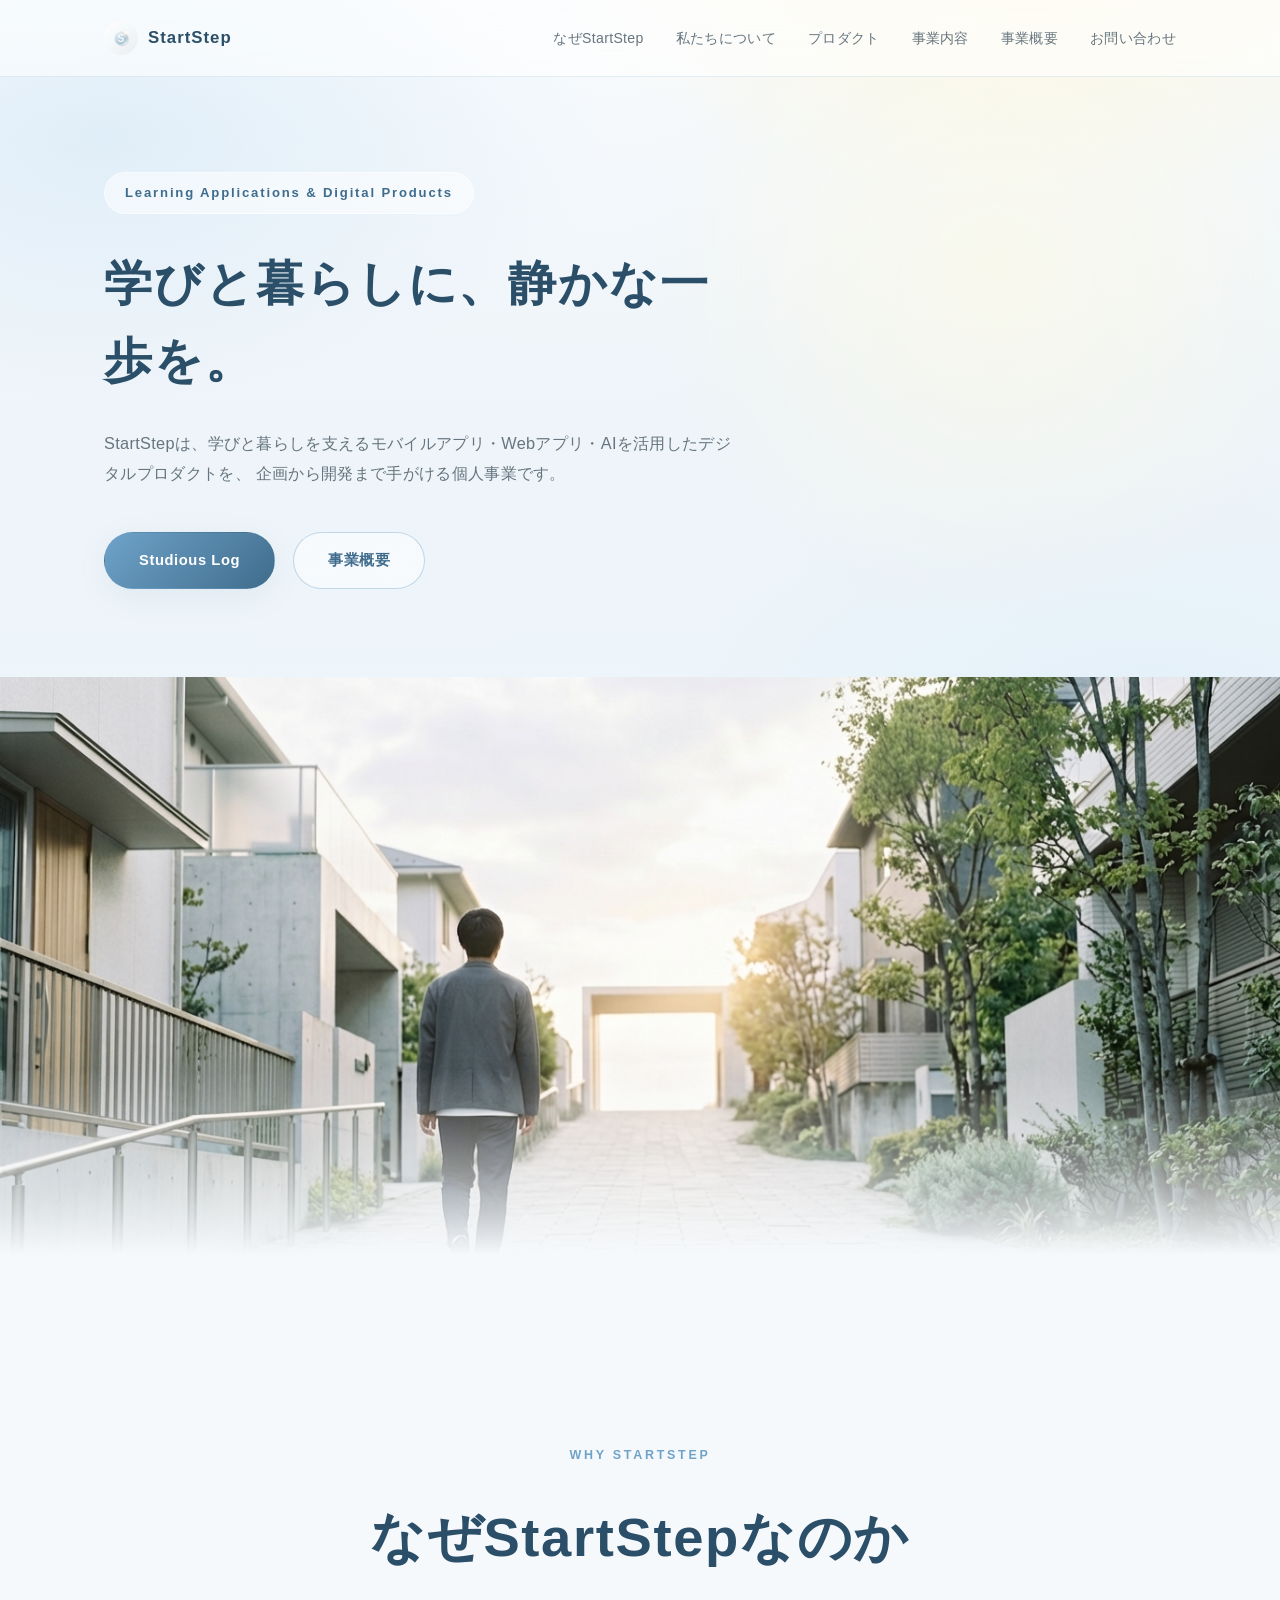
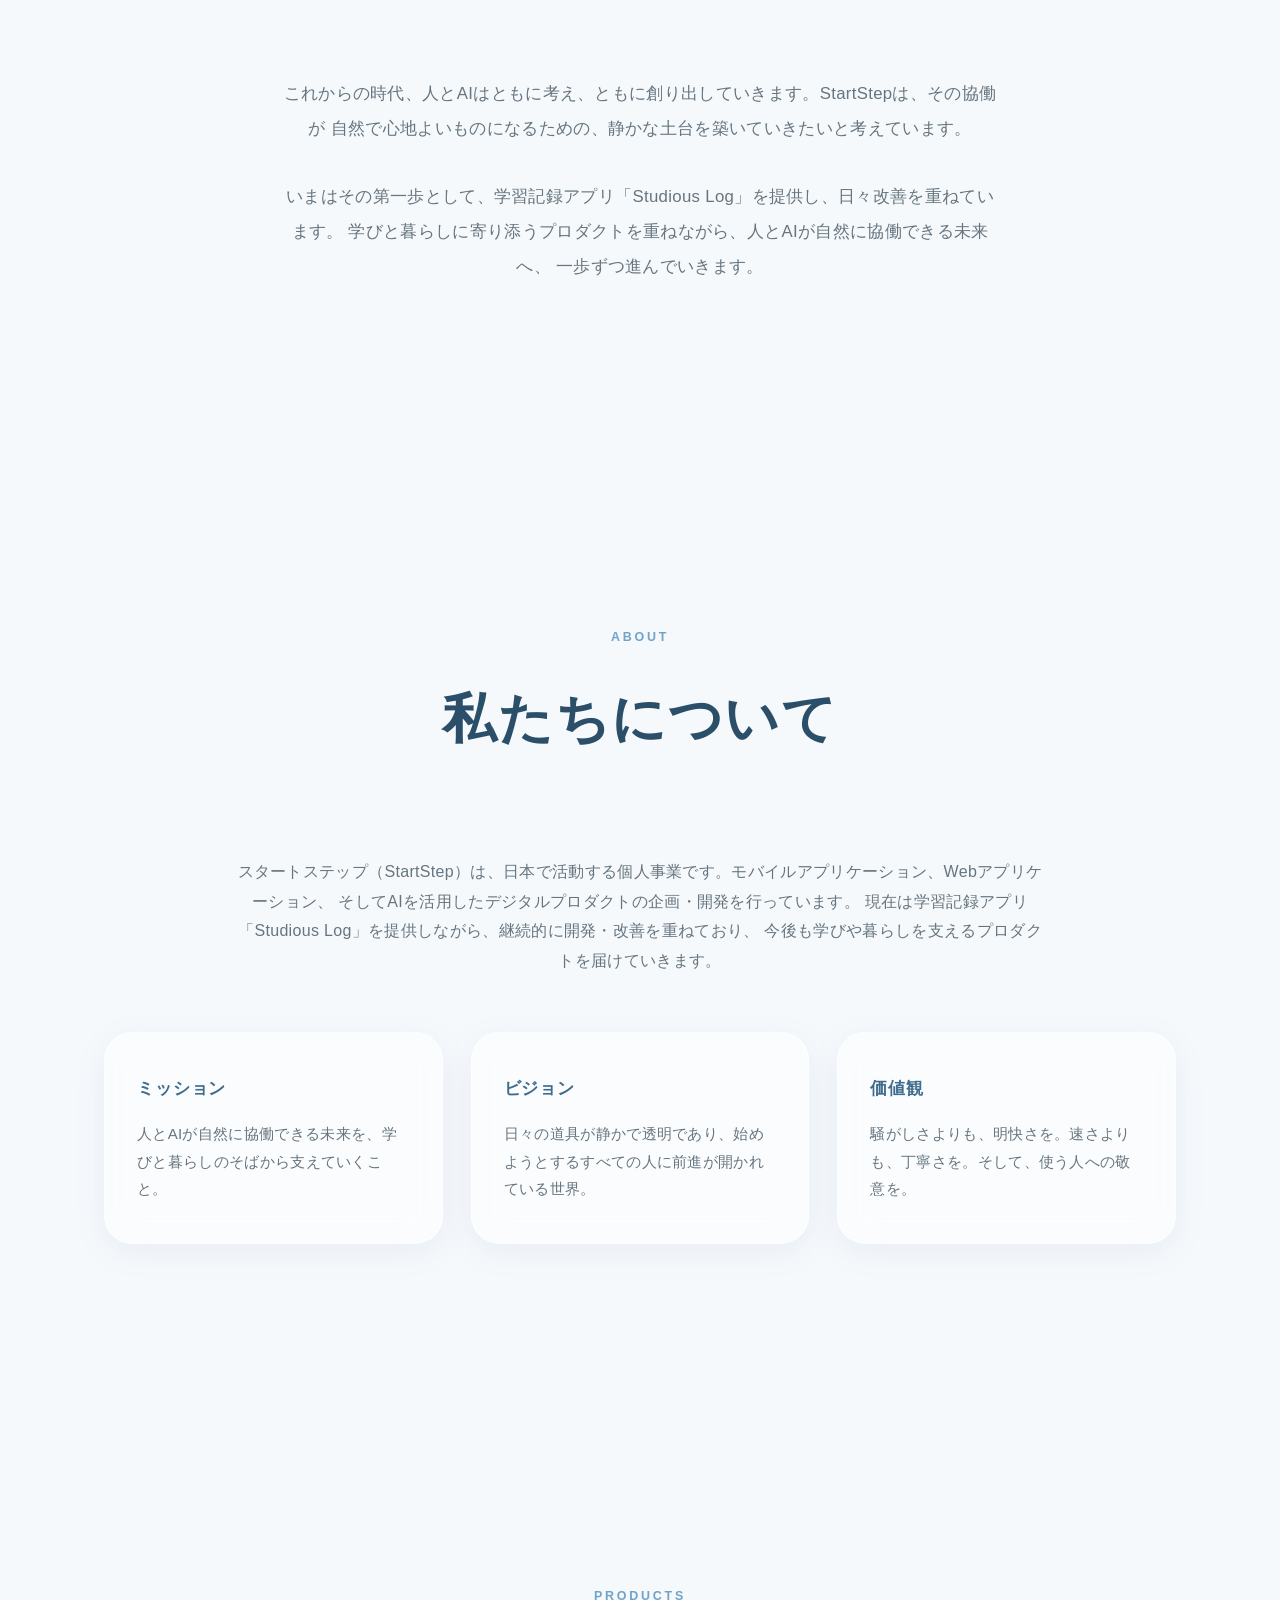
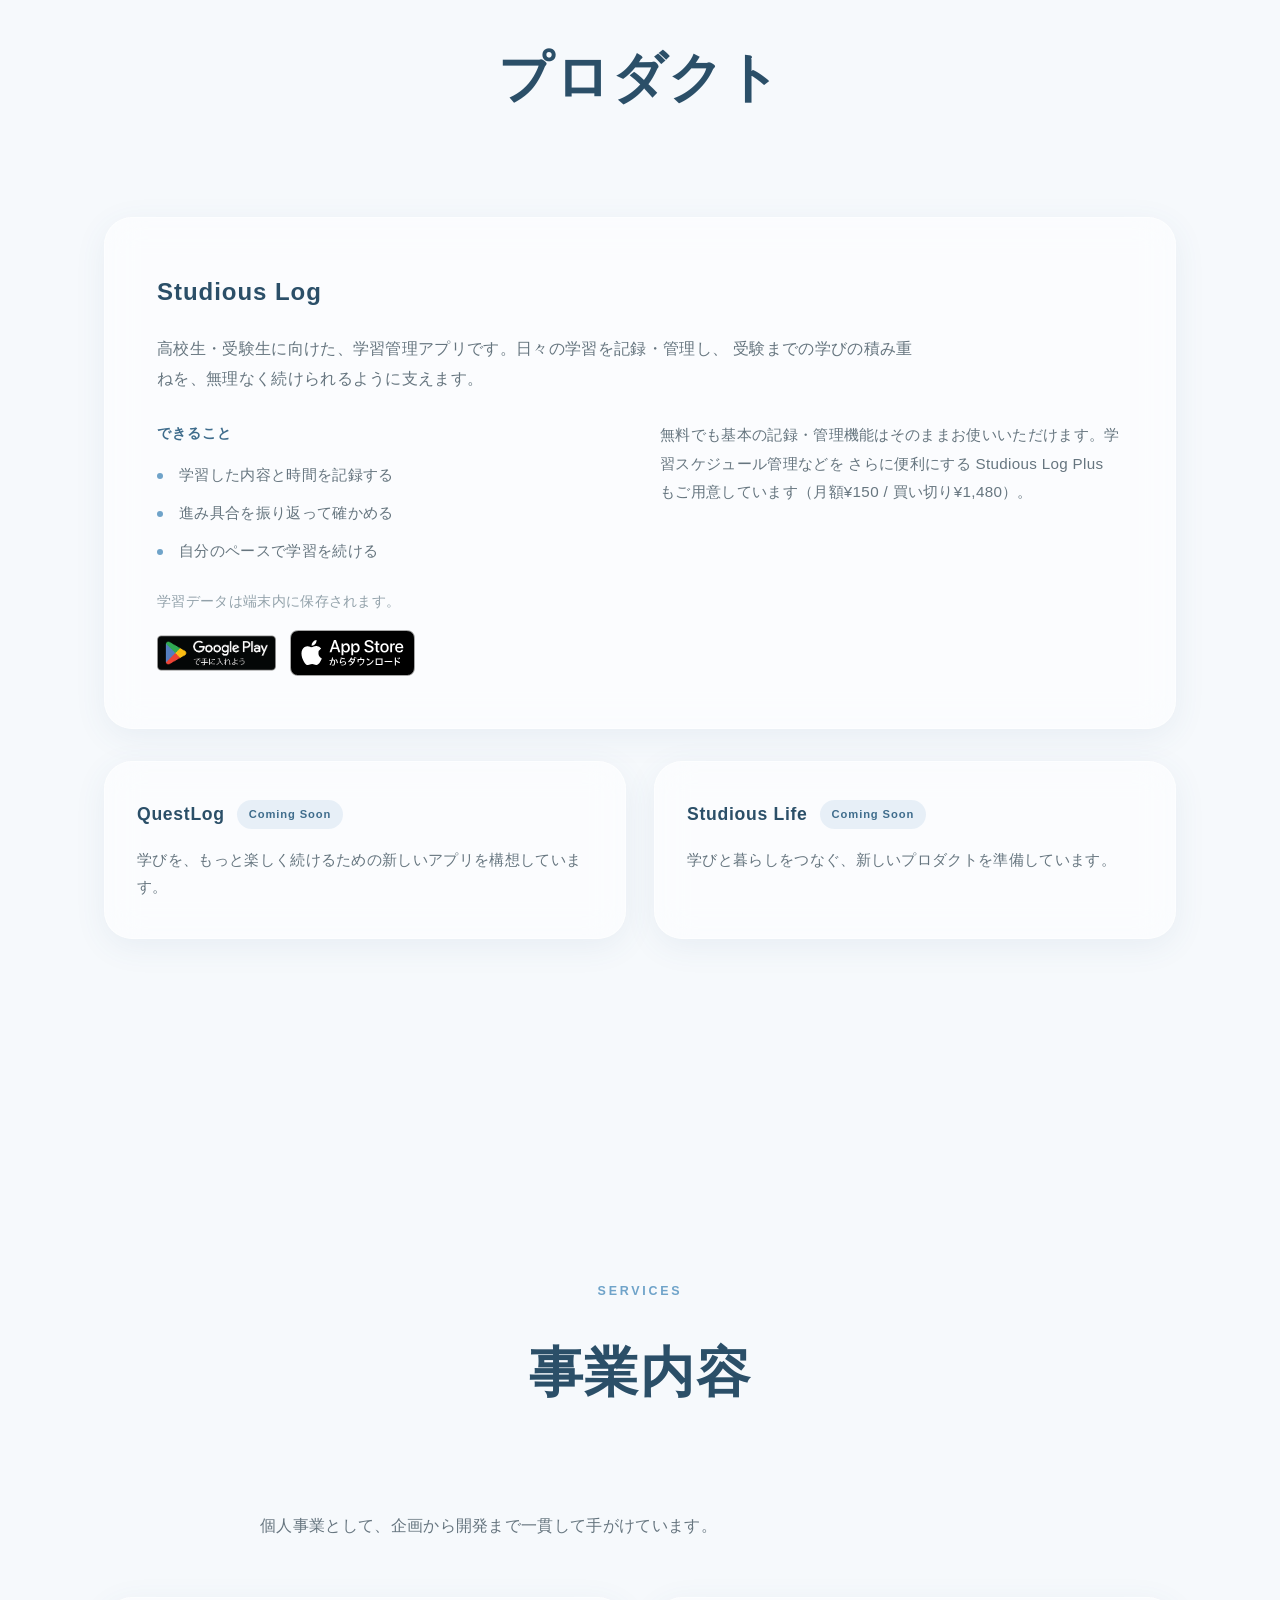
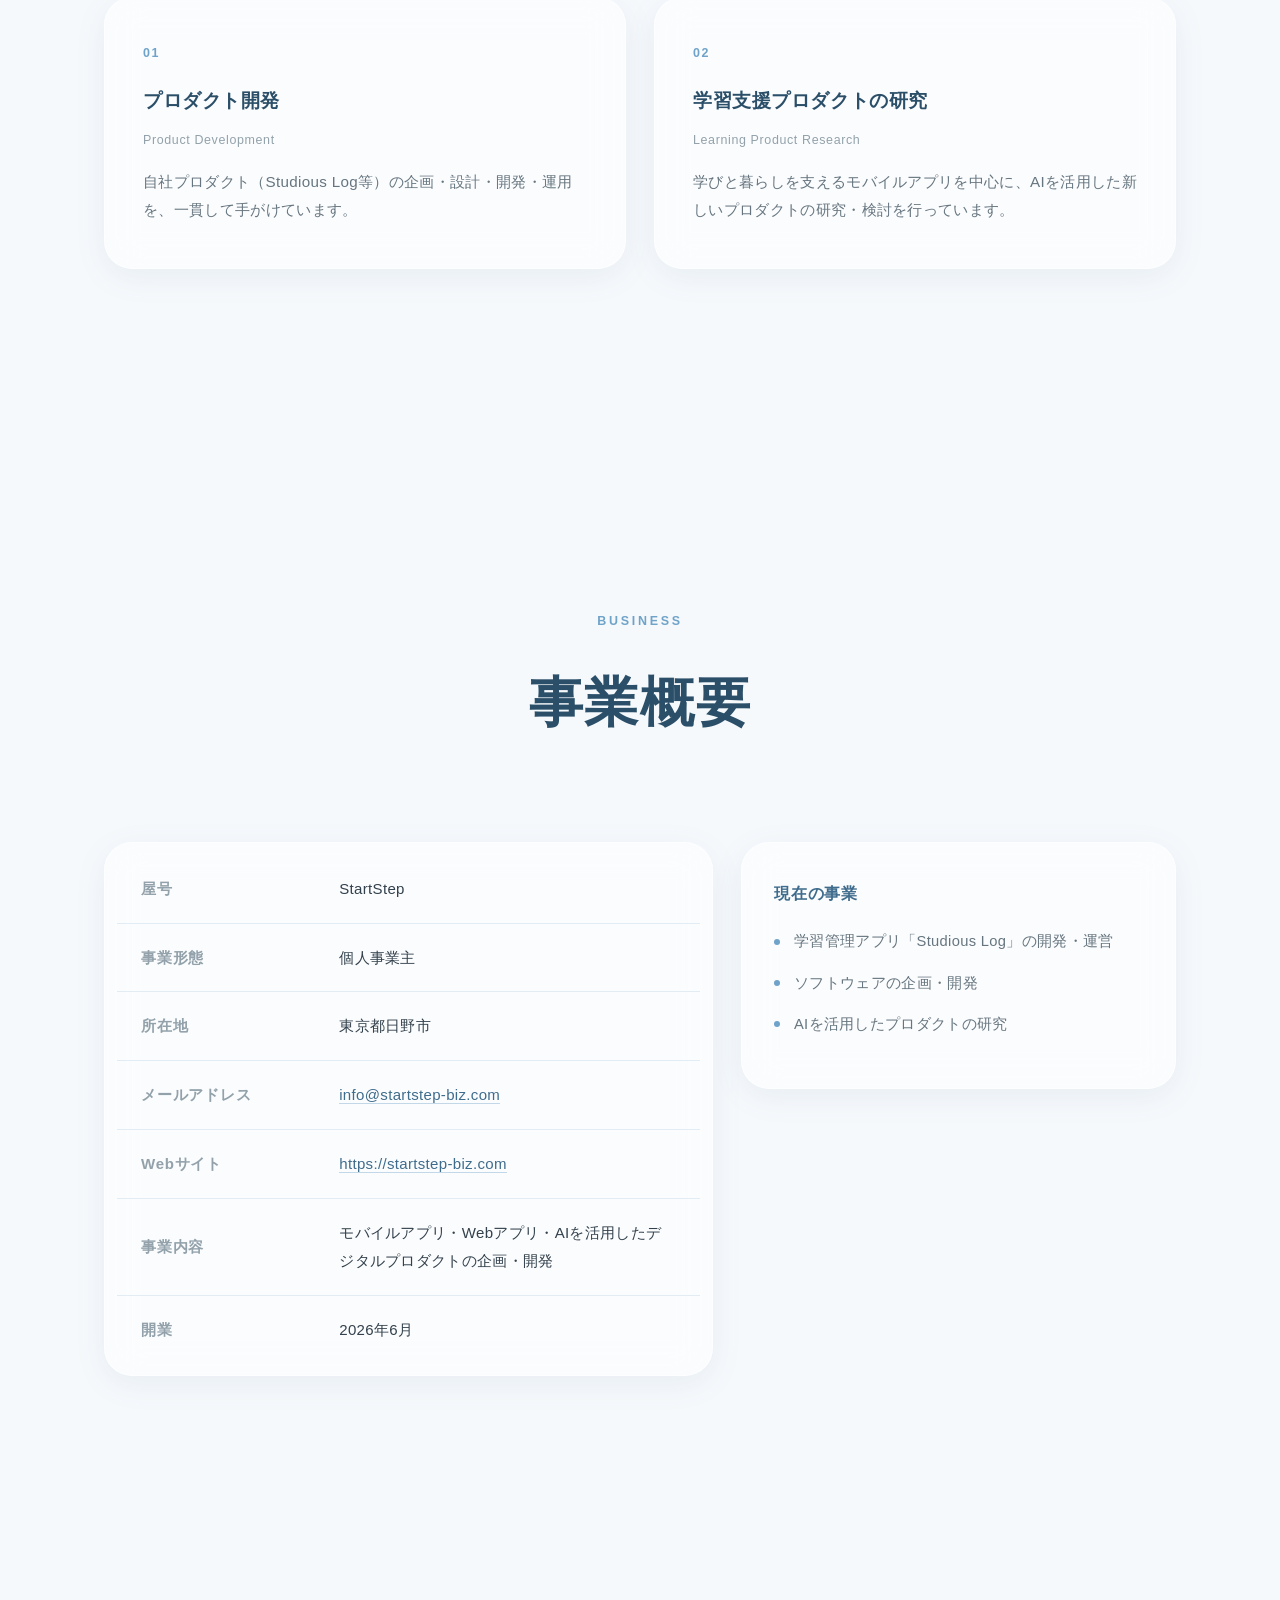
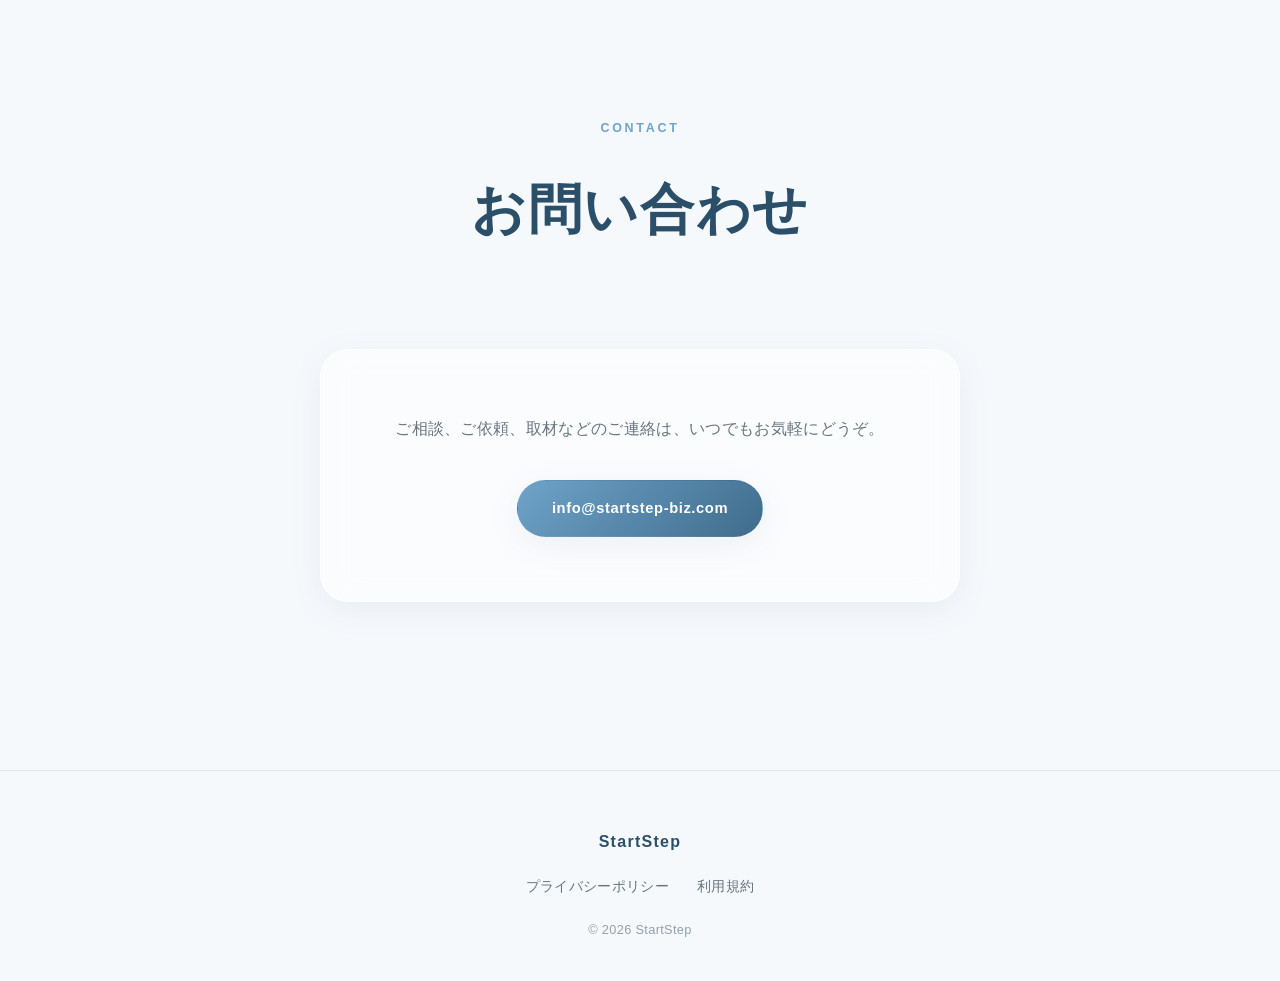
<file: index.html>
<!DOCTYPE html>
<html lang="ja">
<head>
<meta charset="UTF-8" />
<meta name="viewport" content="width=device-width, initial-scale=1.0" />
<title>スタートステップ（StartStep）｜学びと暮らしを支えるアプリ・デジタルプロダクトの開発</title>
<meta name="description" content="スタートステップ（StartStep）は、日本で活動する個人事業です。モバイルアプリ・Webアプリ・AIを活用したデジタルプロダクトの企画・開発を行い、現在は高校生・受験生向けの学習管理アプリ「Studious Log」を開発・提供しています。" />
<meta name="keywords" content="スタートステップ, StartStep, Studious Log, 学習管理アプリ, モバイルアプリ開発, Webアプリ開発, AI, 個人事業" />

<!-- OGP -->
<meta property="og:type" content="website" />
<meta property="og:title" content="スタートステップ（StartStep）｜学びと暮らしを支えるアプリ・デジタルプロダクトの開発" />
<meta property="og:description" content="スタートステップ（StartStep）は、日本で活動する個人事業です。モバイルアプリ・Webアプリ・AIを活用したデジタルプロダクトの企画・開発を行い、現在は高校生・受験生向けの学習管理アプリ「Studious Log」を開発・提供しています。" />
<meta property="og:url" content="https://startstep-biz.com/" />
<meta property="og:site_name" content="StartStep" />
<meta property="og:image" content="https://startstep-biz.com/images/ogp.jpg" />
<meta name="twitter:card" content="summary_large_image" />
<meta name="twitter:title" content="スタートステップ（StartStep）｜学びと暮らしを支えるアプリ・デジタルプロダクトの開発" />
<meta name="twitter:description" content="スタートステップ（StartStep）は、日本で活動する個人事業です。モバイルアプリ・Webアプリ・AIを活用したデジタルプロダクトの企画・開発を行っています。" />
<meta name="twitter:image" content="https://startstep-biz.com/images/ogp.jpg" />

<link rel="canonical" href="https://startstep-biz.com/" />
<link rel="icon" type="image/png" href="images/logo-s.png" />
<link rel="apple-touch-icon" href="images/logo-s.png" />
<link rel="stylesheet" href="css/style.css" />
<script type="application/ld+json">
{
  "@context": "https://schema.org",
  "@type": "Organization",
  "name": "スタートステップ",
  "alternateName": "StartStep",
  "url": "https://startstep-biz.com/",
  "logo": "https://startstep-biz.com/images/logo-s.png"
}
</script>
<script type="application/ld+json">
{
  "@context": "https://schema.org",
  "@type": "WebSite",
  "name": "スタートステップ",
  "alternateName": "StartStep",
  "url": "https://startstep-biz.com/"
}
</script>
<script type="application/ld+json">
{
  "@context": "https://schema.org",
  "@type": "SoftwareApplication",
  "name": "Studious Log",
  "applicationCategory": "EducationalApplication",
  "operatingSystem": "Android",
  "url": "https://startstep-biz.com/",
  "installUrl": "https://play.google.com/store/apps/details?id=biz.startstep.studiouslog",
  "offers": {
    "@type": "Offer",
    "price": "0",
    "priceCurrency": "JPY"
  },
  "publisher": {
    "@type": "Organization",
    "name": "スタートステップ",
    "alternateName": "StartStep",
    "url": "https://startstep-biz.com/"
  }
}
</script>
</head>
<body>

<div class="ambient-light" aria-hidden="true"></div>

<header class="site-header">
  <div class="container">
    <a href="#hero" class="brand">
      <img src="images/logo-s.png" alt="StartStep ロゴ" width="34" height="34" />
      <span class="brand-name">StartStep</span>
    </a>
    <button class="nav-toggle" aria-label="メニューを開く" aria-expanded="false">
      <span></span><span></span><span></span>
    </button>
    <nav class="main-nav" aria-label="サイト内ナビゲーション">
      <ul>
        <li><a href="#why">なぜStartStep</a></li>
        <li><a href="#about">私たちについて</a></li>
        <li><a href="#products">プロダクト</a></li>
        <li><a href="#services">事業内容</a></li>
        <li><a href="#business">事業概要</a></li>
        <li><a href="#contact">お問い合わせ</a></li>
      </ul>
    </nav>
  </div>
</header>

<main>

  <!-- ================= HERO ================= -->
  <section id="hero" class="hero">
    <div class="hero-panel">
      <div class="container">
        <div class="hero-inner reveal">
          <span class="hero-eyebrow">Learning Applications &amp; Digital Products</span>
          <h1 class="hero-title">学びと暮らしに、静かな一歩を。</h1>
          <p class="hero-desc">
            StartStepは、学びと暮らしを支えるモバイルアプリ・Webアプリ・AIを活用したデジタルプロダクトを、
            企画から開発まで手がける個人事業です。
          </p>
          <div class="hero-actions">
            <a href="#products" class="btn btn-primary">Studious Log</a>
            <a href="#business" class="btn btn-outline">事業概要</a>
          </div>
        </div>
      </div>
    </div>
    <div class="hero-photo reveal">
      <img src="images/hero-step.jpg" alt="光の差し込む建物の間の小径を歩く人物の後ろ姿" loading="eager" width="1370" height="768" />
    </div>
  </section>

  <!-- ================= WHY STARTSTEP ================= -->
  <section id="why">
    <div class="container">
      <div class="section-head reveal">
        <span class="eyebrow">Why StartStep</span>
        <h2 class="section-title">なぜStartStepなのか</h2>
      </div>
      <div class="why-content reveal">
        <p>
          これからの時代、人とAIはともに考え、ともに創り出していきます。StartStepは、その協働が
          自然で心地よいものになるための、静かな土台を築いていきたいと考えています。
        </p>
        <p>
          いまはその第一歩として、学習記録アプリ「Studious Log」を提供し、日々改善を重ねています。
          学びと暮らしに寄り添うプロダクトを重ねながら、人とAIが自然に協働できる未来へ、
          一歩ずつ進んでいきます。
        </p>
      </div>
    </div>
  </section>

  <!-- ================= ABOUT ================= -->
  <section id="about">
    <div class="container">
      <div class="section-head reveal">
        <span class="eyebrow">About</span>
        <h2 class="section-title">私たちについて</h2>
      </div>
      <p class="about-lead reveal">
        スタートステップ（StartStep）は、日本で活動する個人事業です。モバイルアプリケーション、Webアプリケーション、
        そしてAIを活用したデジタルプロダクトの企画・開発を行っています。
        現在は学習記録アプリ「Studious Log」を提供しながら、継続的に開発・改善を重ねており、
        今後も学びや暮らしを支えるプロダクトを届けていきます。
      </p>
      <div class="value-grid">
        <div class="value-card glass-card reveal">
          <h3>ミッション</h3>
          <p>人とAIが自然に協働できる未来を、学びと暮らしのそばから支えていくこと。</p>
        </div>
        <div class="value-card glass-card reveal">
          <h3>ビジョン</h3>
          <p>日々の道具が静かで透明であり、始めようとするすべての人に前進が開かれている世界。</p>
        </div>
        <div class="value-card glass-card reveal">
          <h3>価値観</h3>
          <p>騒がしさよりも、明快さを。速さよりも、丁寧さを。そして、使う人への敬意を。</p>
        </div>
      </div>
    </div>
  </section>

  <!-- ================= PRODUCTS ================= -->
  <section id="products">
    <div class="container">
      <div class="section-head reveal">
        <span class="eyebrow">Products</span>
        <h2 class="section-title">プロダクト</h2>
      </div>

      <article class="product-feature glass-card reveal">
        <div class="product-feature-head">
          <h3>Studious Log</h3>
        </div>
        <p class="product-desc">
          高校生・受験生に向けた、学習管理アプリです。日々の学習を記録・管理し、
          受験までの学びの積み重ねを、無理なく続けられるように支えます。
        </p>
        <div class="product-columns">
          <div>
            <h4>できること</h4>
            <ul class="check-list">
              <li>学習した内容と時間を記録する</li>
              <li>進み具合を振り返って確かめる</li>
              <li>自分のペースで学習を続ける</li>
            </ul>
          </div>
          <div>
            <div class="product-note-block" style="margin-top:0; padding-top:0; border-top:none;">
              <p>
                無料でも基本の記録・管理機能はそのままお使いいただけます。学習スケジュール管理などを
                さらに便利にする Studious Log Plus もご用意しています（月額¥150 / 買い切り¥1,480）。
              </p>
            </div>
          </div>
        </div>
        <p class="data-note">学習データは端末内に保存されます。</p>
        <div class="product-store">
          <a href="https://play.google.com/store/apps/details?id=biz.startstep.studiouslog" target="_blank" rel="noopener noreferrer" class="product-store-badge">
            <img src="images/google-play-badge-ja.png" alt="Google Playで手に入れよう" />
          </a>
          <a href="https://apps.apple.com/jp/app/studious-log/id6805851959" target="_blank" rel="noopener noreferrer" class="product-store-badge">
            <img src="images/app-store-badge-ja.svg" alt="App Storeからダウンロード" />
          </a>
        </div>
      </article>

      <div class="upcoming-grid">
        <div class="upcoming-card glass-card reveal">
          <div class="upcoming-card-head">
            <h4>QuestLog</h4>
            <span class="badge-soon">Coming Soon</span>
          </div>
          <p>学びを、もっと楽しく続けるための新しいアプリを構想しています。</p>
        </div>
        <div class="upcoming-card glass-card reveal">
          <div class="upcoming-card-head">
            <h4>Studious Life</h4>
            <span class="badge-soon">Coming Soon</span>
          </div>
          <p>学びと暮らしをつなぐ、新しいプロダクトを準備しています。</p>
        </div>
      </div>
    </div>
  </section>

  <!-- ================= SERVICES ================= -->
  <section id="services">
    <div class="container">
      <div class="section-head reveal">
        <span class="eyebrow">Services</span>
        <h2 class="section-title">事業内容</h2>
      </div>
      <p class="section-lead reveal" style="margin-bottom: 56px;">個人事業として、企画から開発まで一貫して手がけています。</p>
      <div class="service-grid">
        <div class="service-card glass-card reveal">
          <span class="service-index">01</span>
          <h3>プロダクト開発</h3>
          <span class="service-en">Product Development</span>
          <p>自社プロダクト（Studious Log等）の企画・設計・開発・運用を、一貫して手がけています。</p>
        </div>
        <div class="service-card glass-card reveal">
          <span class="service-index">02</span>
          <h3>学習支援プロダクトの研究</h3>
          <span class="service-en">Learning Product Research</span>
          <p>学びと暮らしを支えるモバイルアプリを中心に、AIを活用した新しいプロダクトの研究・検討を行っています。</p>
        </div>
      </div>
    </div>
  </section>

  <!-- ================= BUSINESS ================= -->
  <section id="business">
    <div class="container">
      <div class="section-head reveal">
        <span class="eyebrow">Business</span>
        <h2 class="section-title">事業概要</h2>
      </div>
      <div class="business-layout">
        <div class="business-table glass-card reveal">
          <table>
            <tbody>
              <tr><th>屋号</th><td>StartStep</td></tr>
              <tr><th>事業形態</th><td>個人事業主</td></tr>
              <tr><th>所在地</th><td>東京都日野市</td></tr>
              <tr><th>メールアドレス</th><td><a href="mailto:info@startstep-biz.com">info@startstep-biz.com</a></td></tr>
              <tr><th>Webサイト</th><td><a href="https://startstep-biz.com" target="_blank" rel="noopener">https://startstep-biz.com</a></td></tr>
              <tr><th>事業内容</th><td>モバイルアプリ・Webアプリ・AIを活用したデジタルプロダクトの企画・開発</td></tr>
              <tr><th>開業</th><td>2026年6月</td></tr>
            </tbody>
          </table>
        </div>
        <div class="current-business glass-card reveal">
          <h3>現在の事業</h3>
          <ul>
            <li>学習管理アプリ「Studious Log」の開発・運営</li>
            <li>ソフトウェアの企画・開発</li>
            <li>AIを活用したプロダクトの研究</li>
          </ul>
        </div>
      </div>
    </div>
  </section>

  <!-- ================= CONTACT ================= -->
  <section id="contact">
    <div class="container">
      <div class="section-head reveal">
        <span class="eyebrow">Contact</span>
        <h2 class="section-title">お問い合わせ</h2>
      </div>
      <div class="contact-card glass-card reveal">
        <p>ご相談、ご依頼、取材などのご連絡は、いつでもお気軽にどうぞ。</p>
        <a href="mailto:info@startstep-biz.com" class="btn btn-primary">info@startstep-biz.com</a>
      </div>
    </div>
  </section>

</main>

<footer class="site-footer">
  <div class="container">
    <div class="footer-inner">
      <span class="footer-brand">StartStep</span>
      <div class="footer-links">
        <a href="/privacy">プライバシーポリシー</a>
        <a href="/terms">利用規約</a>
      </div>
      <span class="footer-copy">© 2026 StartStep</span>
    </div>
  </div>
</footer>

<script src="js/main.js"></script>
</body>
</html>
</file>
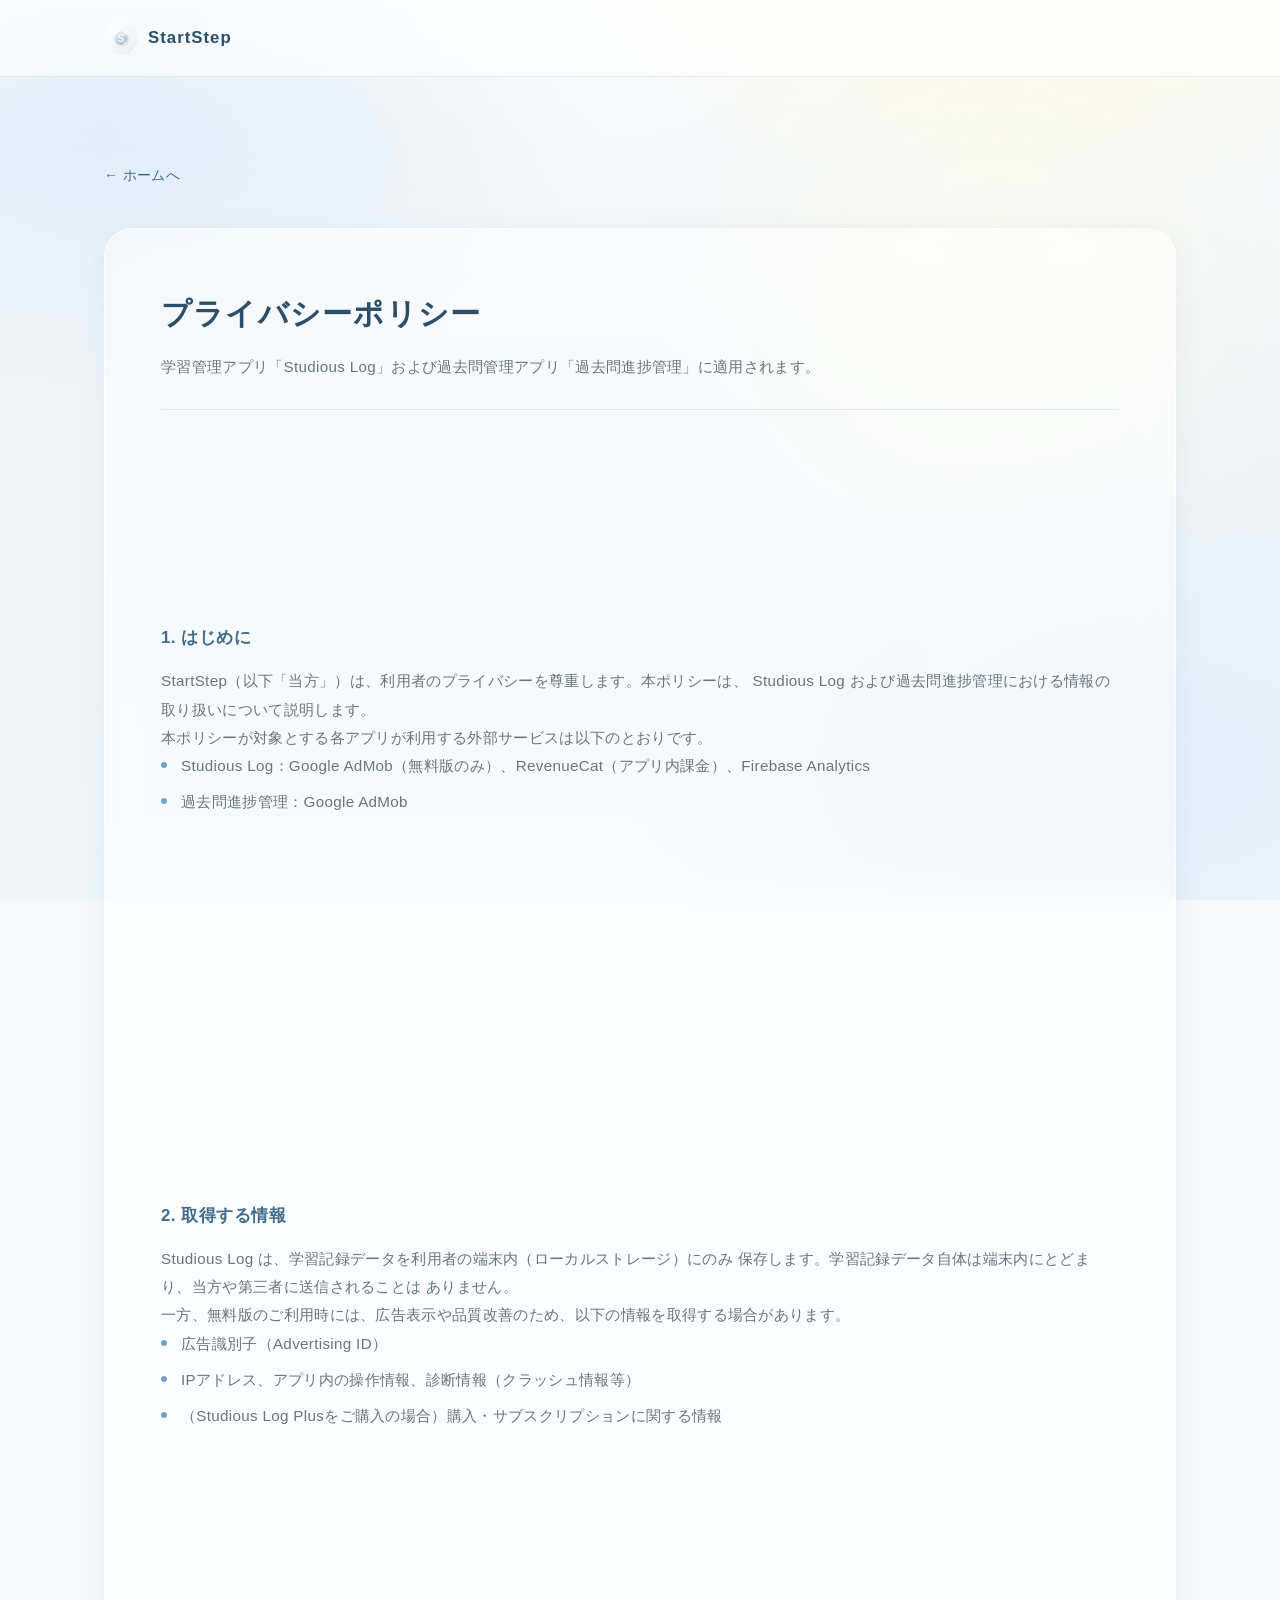
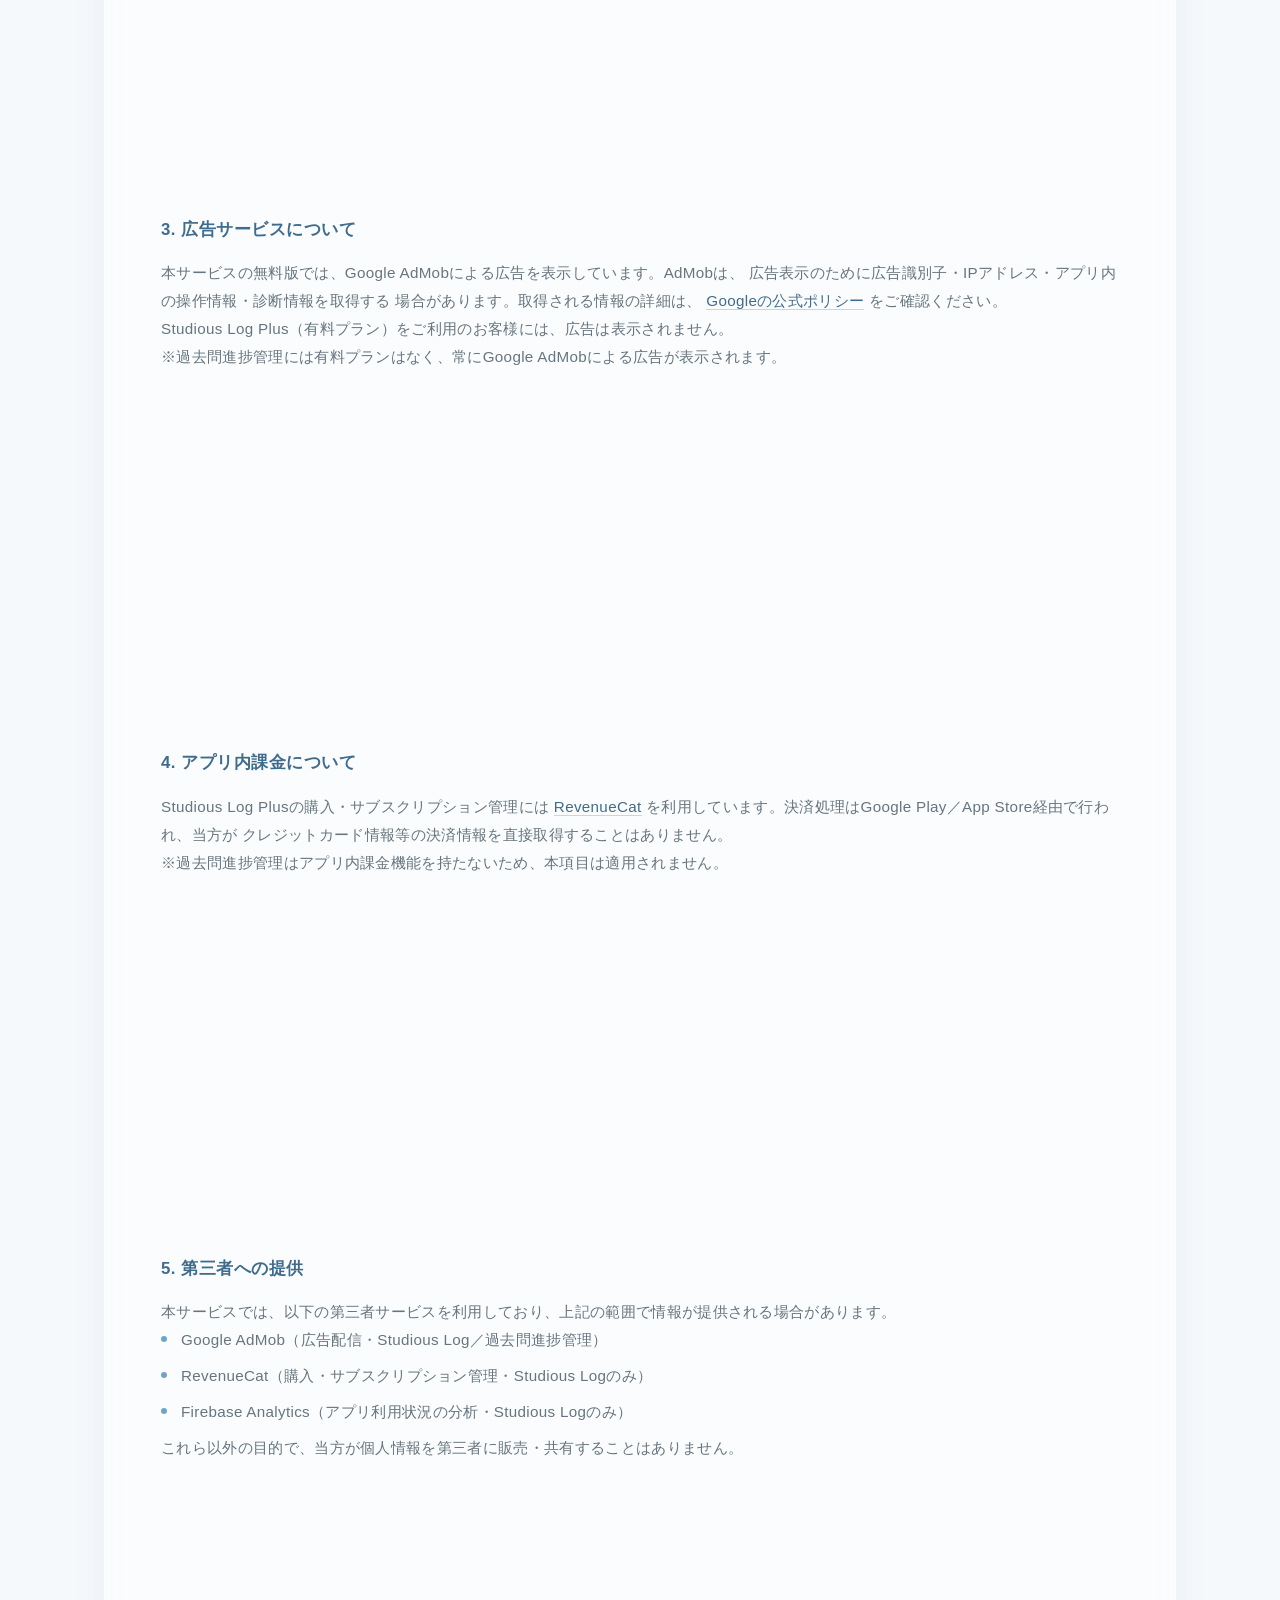
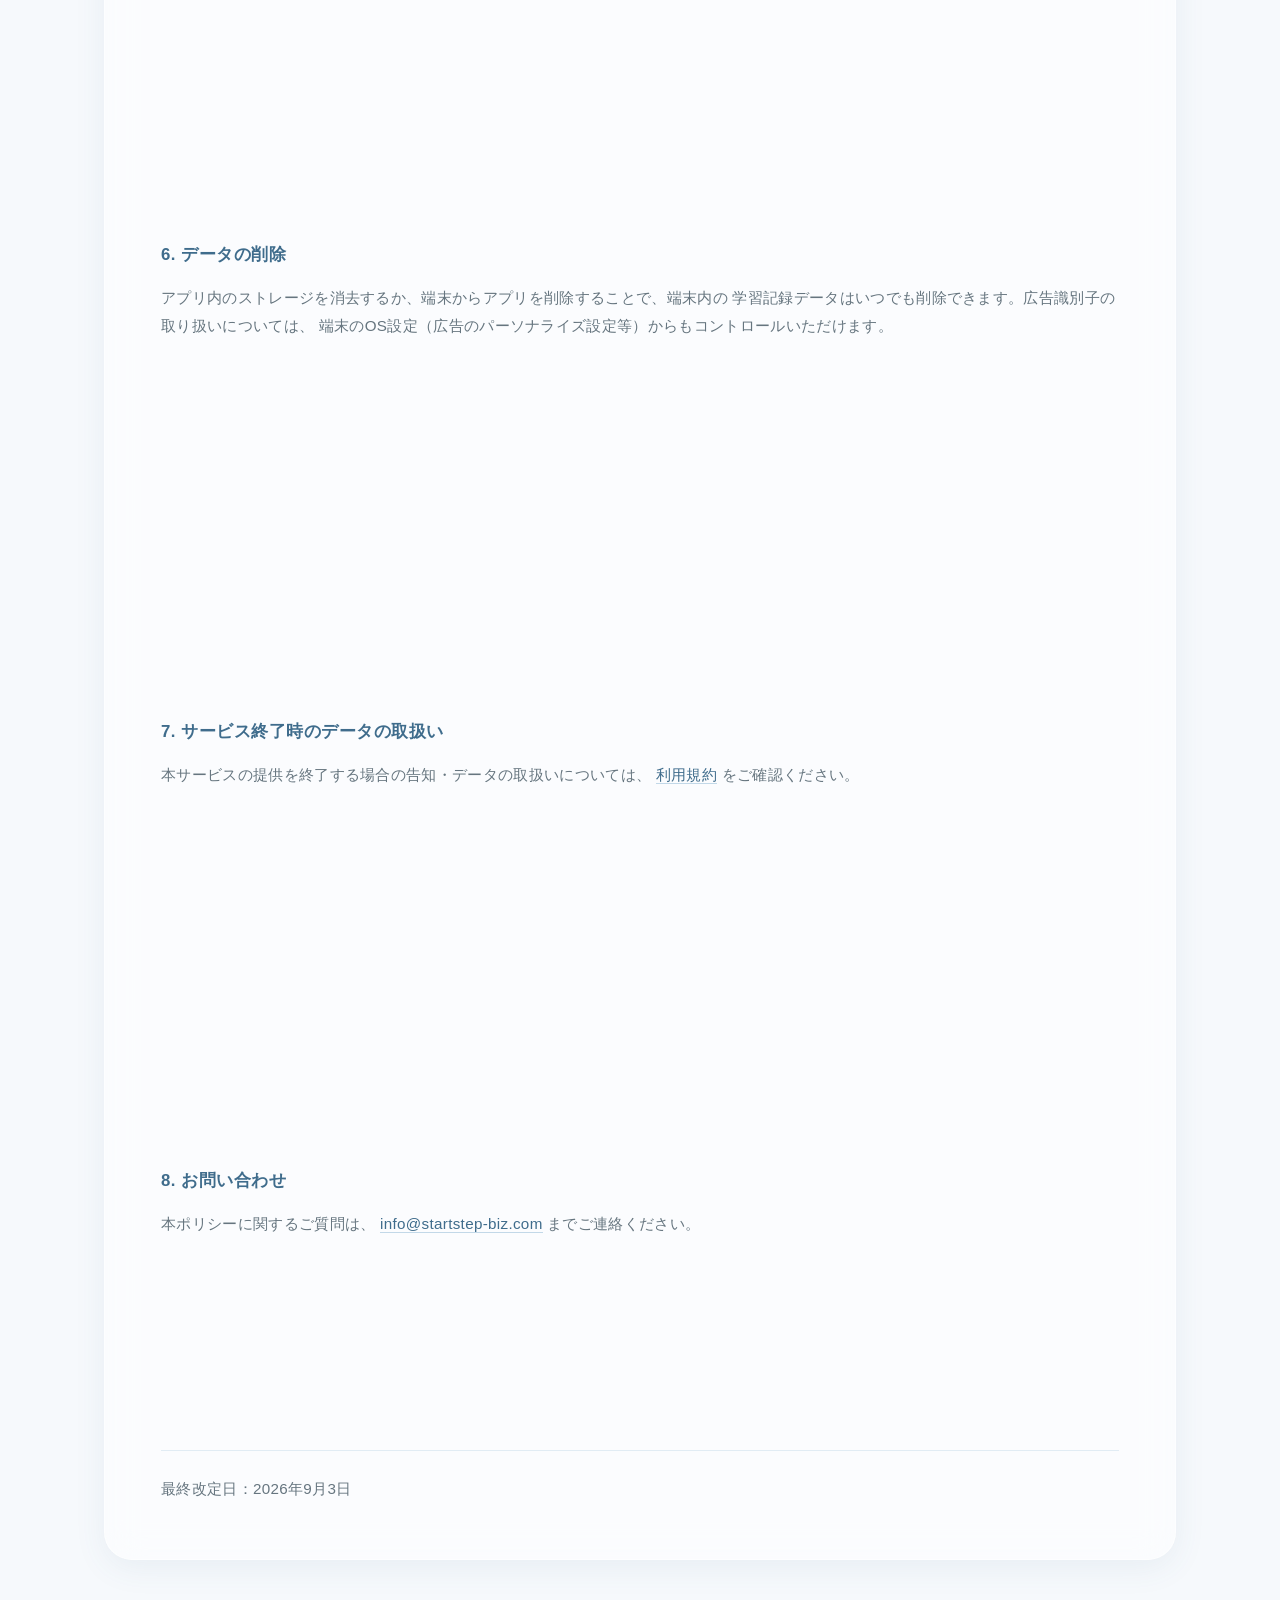
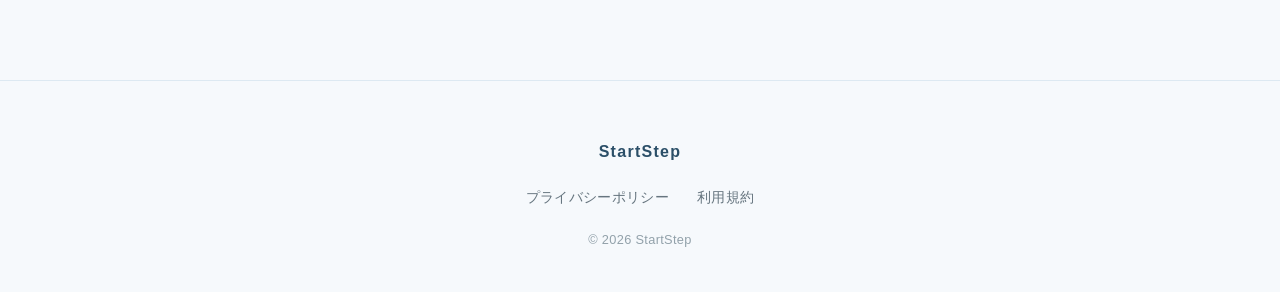
<file: privacy.html>
<!DOCTYPE html>
<html lang="ja">
<head>
<meta charset="UTF-8" />
<meta name="viewport" content="width=device-width, initial-scale=1.0" />
<title>プライバシーポリシー｜StartStep</title>
<meta name="description" content="StartStepおよび学習管理アプリ「Studious Log」のプライバシーポリシーです。" />
<meta name="robots" content="noindex, follow" />
<link rel="canonical" href="https://startstep-biz.com/privacy" />
<link rel="icon" type="image/png" href="images/logo-s.png" />
<link rel="stylesheet" href="css/style.css" />
</head>
<body>

<div class="ambient-light" aria-hidden="true"></div>

<header class="site-header">
  <div class="container">
    <a href="/" class="brand">
      <img src="images/logo-s.png" alt="StartStep ロゴ" width="34" height="34" />
      <span class="brand-name">StartStep</span>
    </a>
  </div>
</header>

<main class="legal-page">
  <div class="container">
    <a href="/" class="legal-back">← ホームへ</a>

    <article class="legal-card glass-card">
      <h1>プライバシーポリシー</h1>
      <p class="legal-applies">学習管理アプリ「Studious&nbsp;Log」および過去問管理アプリ「過去問進捗管理」に適用されます。</p>

      <section>
        <h2>1. はじめに</h2>
        <p>
          StartStep（以下「当方」）は、利用者のプライバシーを尊重します。本ポリシーは、
          Studious&nbsp;Log および過去問進捗管理における情報の取り扱いについて説明します。
        </p>
        <p>本ポリシーが対象とする各アプリが利用する外部サービスは以下のとおりです。</p>
        <ul>
          <li>Studious&nbsp;Log：Google AdMob（無料版のみ）、RevenueCat（アプリ内課金）、Firebase Analytics</li>
          <li>過去問進捗管理：Google AdMob</li>
        </ul>
      </section>

      <section>
        <h2>2. 取得する情報</h2>
        <p>
          Studious&nbsp;Log は、学習記録データを利用者の端末内（ローカルストレージ）にのみ
          保存します。学習記録データ自体は端末内にとどまり、当方や第三者に送信されることは
          ありません。
        </p>
        <p>一方、無料版のご利用時には、広告表示や品質改善のため、以下の情報を取得する場合があります。</p>
        <ul>
          <li>広告識別子（Advertising ID）</li>
          <li>IPアドレス、アプリ内の操作情報、診断情報（クラッシュ情報等）</li>
          <li>（Studious Log Plusをご購入の場合）購入・サブスクリプションに関する情報</li>
        </ul>
      </section>

      <section>
        <h2>3. 広告サービスについて</h2>
        <p>
          本サービスの無料版では、Google AdMobによる広告を表示しています。AdMobは、
          広告表示のために広告識別子・IPアドレス・アプリ内の操作情報・診断情報を取得する
          場合があります。取得される情報の詳細は、
          <a class="legal-contact-link" href="https://policies.google.com/technologies/ads" target="_blank" rel="noopener noreferrer">Googleの公式ポリシー</a>
          をご確認ください。
        </p>
        <p>Studious&nbsp;Log&nbsp;Plus（有料プラン）をご利用のお客様には、広告は表示されません。</p>
        <p>※過去問進捗管理には有料プランはなく、常にGoogle AdMobによる広告が表示されます。</p>
      </section>

      <section>
        <h2>4. アプリ内課金について</h2>
        <p>
          Studious&nbsp;Log&nbsp;Plusの購入・サブスクリプション管理には
          <a class="legal-contact-link" href="https://www.revenuecat.com/privacy/" target="_blank" rel="noopener noreferrer">RevenueCat</a>
          を利用しています。決済処理はGoogle Play／App Store経由で行われ、当方が
          クレジットカード情報等の決済情報を直接取得することはありません。
        </p>
        <p>※過去問進捗管理はアプリ内課金機能を持たないため、本項目は適用されません。</p>
      </section>

      <section>
        <h2>5. 第三者への提供</h2>
        <p>本サービスでは、以下の第三者サービスを利用しており、上記の範囲で情報が提供される場合があります。</p>
        <ul>
          <li>Google AdMob（広告配信・Studious Log／過去問進捗管理）</li>
          <li>RevenueCat（購入・サブスクリプション管理・Studious Logのみ）</li>
          <li>Firebase Analytics（アプリ利用状況の分析・Studious Logのみ）</li>
        </ul>
        <p>これら以外の目的で、当方が個人情報を第三者に販売・共有することはありません。</p>
      </section>

      <section>
        <h2>6. データの削除</h2>
        <p>
          アプリ内のストレージを消去するか、端末からアプリを削除することで、端末内の
          学習記録データはいつでも削除できます。広告識別子の取り扱いについては、
          端末のOS設定（広告のパーソナライズ設定等）からもコントロールいただけます。
        </p>
      </section>

      <section>
        <h2>7. サービス終了時のデータの取扱い</h2>
        <p>
          本サービスの提供を終了する場合の告知・データの取扱いについては、
          <a class="legal-contact-link" href="/terms">利用規約</a>
          をご確認ください。
        </p>
      </section>

      <section>
        <h2>8. お問い合わせ</h2>
        <p>
          本ポリシーに関するご質問は、
          <a class="legal-contact-link" href="mailto:info@startstep-biz.com">info@startstep-biz.com</a>
          までご連絡ください。
        </p>
      </section>

      <p class="legal-updated">最終改定日：2026年9月3日</p>
    </article>
  </div>
</main>

<footer class="site-footer">
  <div class="container">
    <div class="footer-inner">
      <span class="footer-brand">StartStep</span>
      <div class="footer-links">
        <a href="/privacy">プライバシーポリシー</a>
        <a href="/terms">利用規約</a>
      </div>
      <span class="footer-copy">© 2026 StartStep</span>
    </div>
  </div>
</footer>

</body>
</html>
</file>
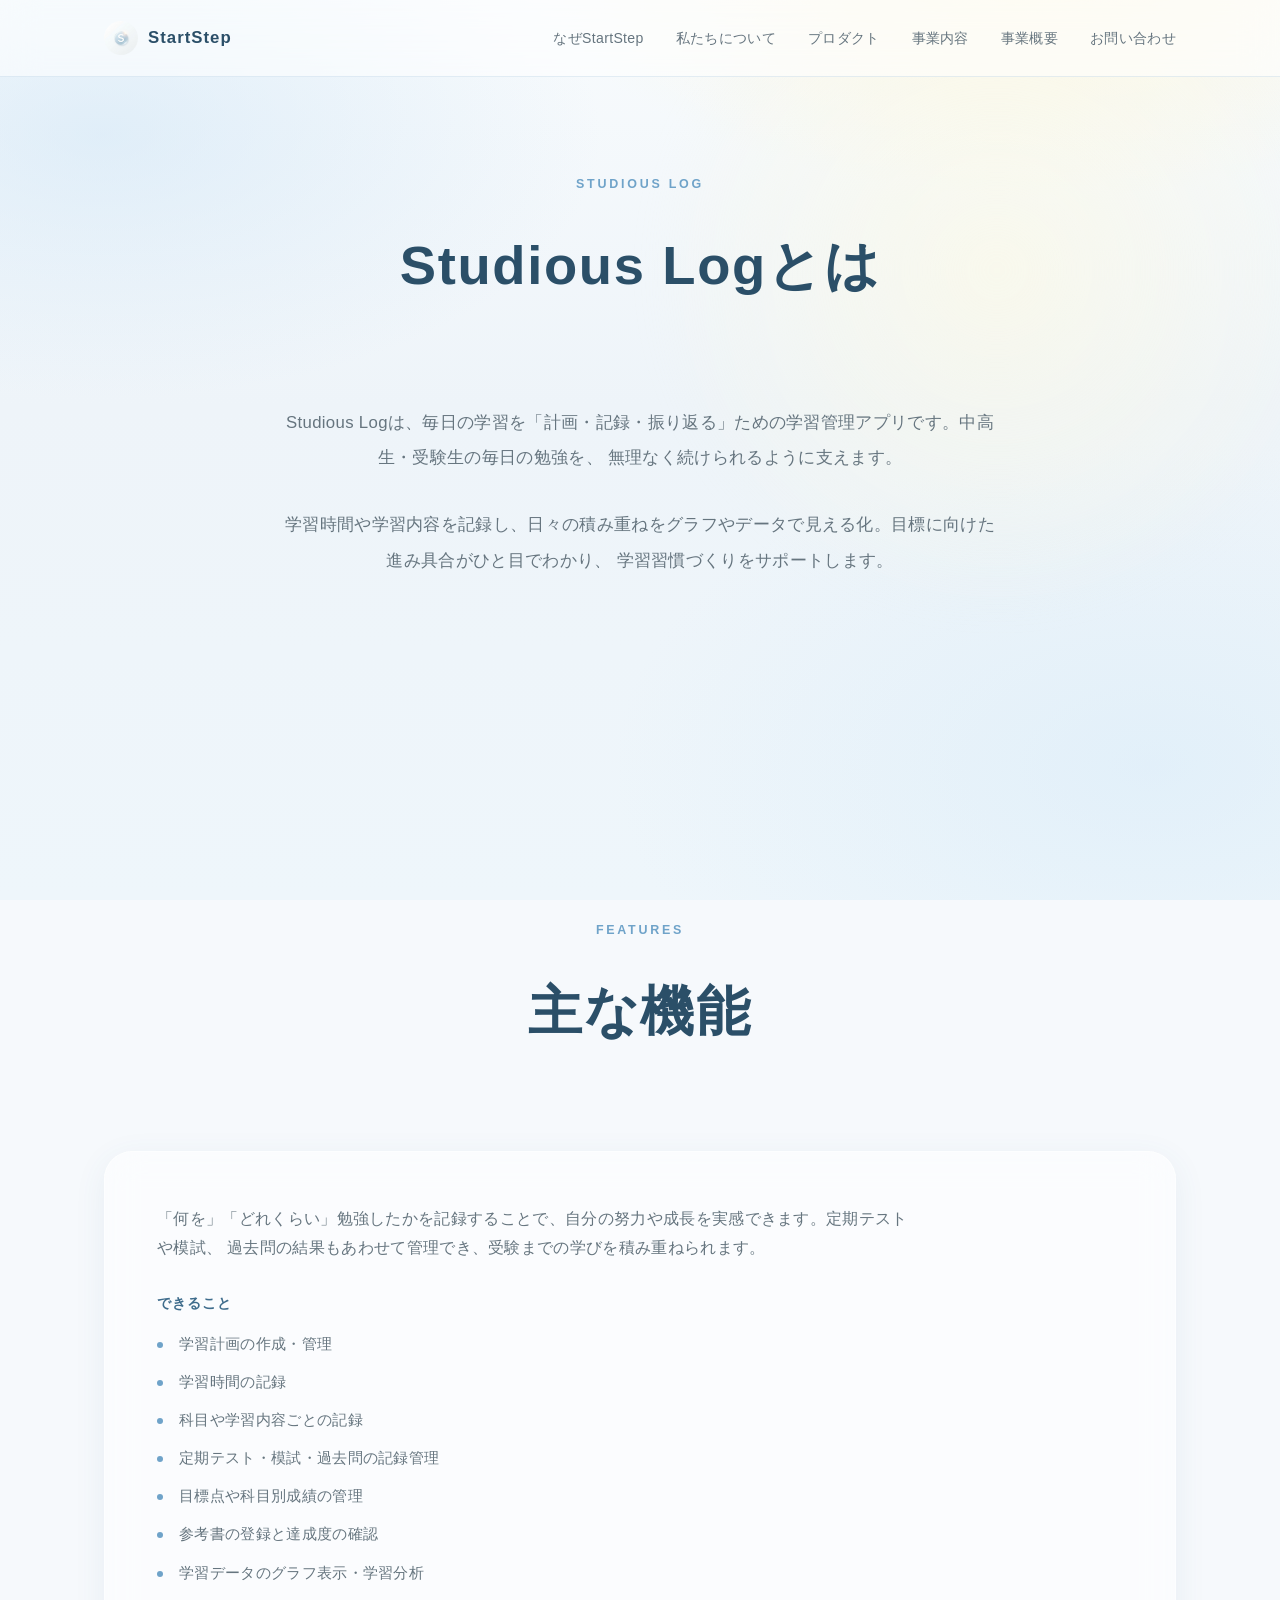
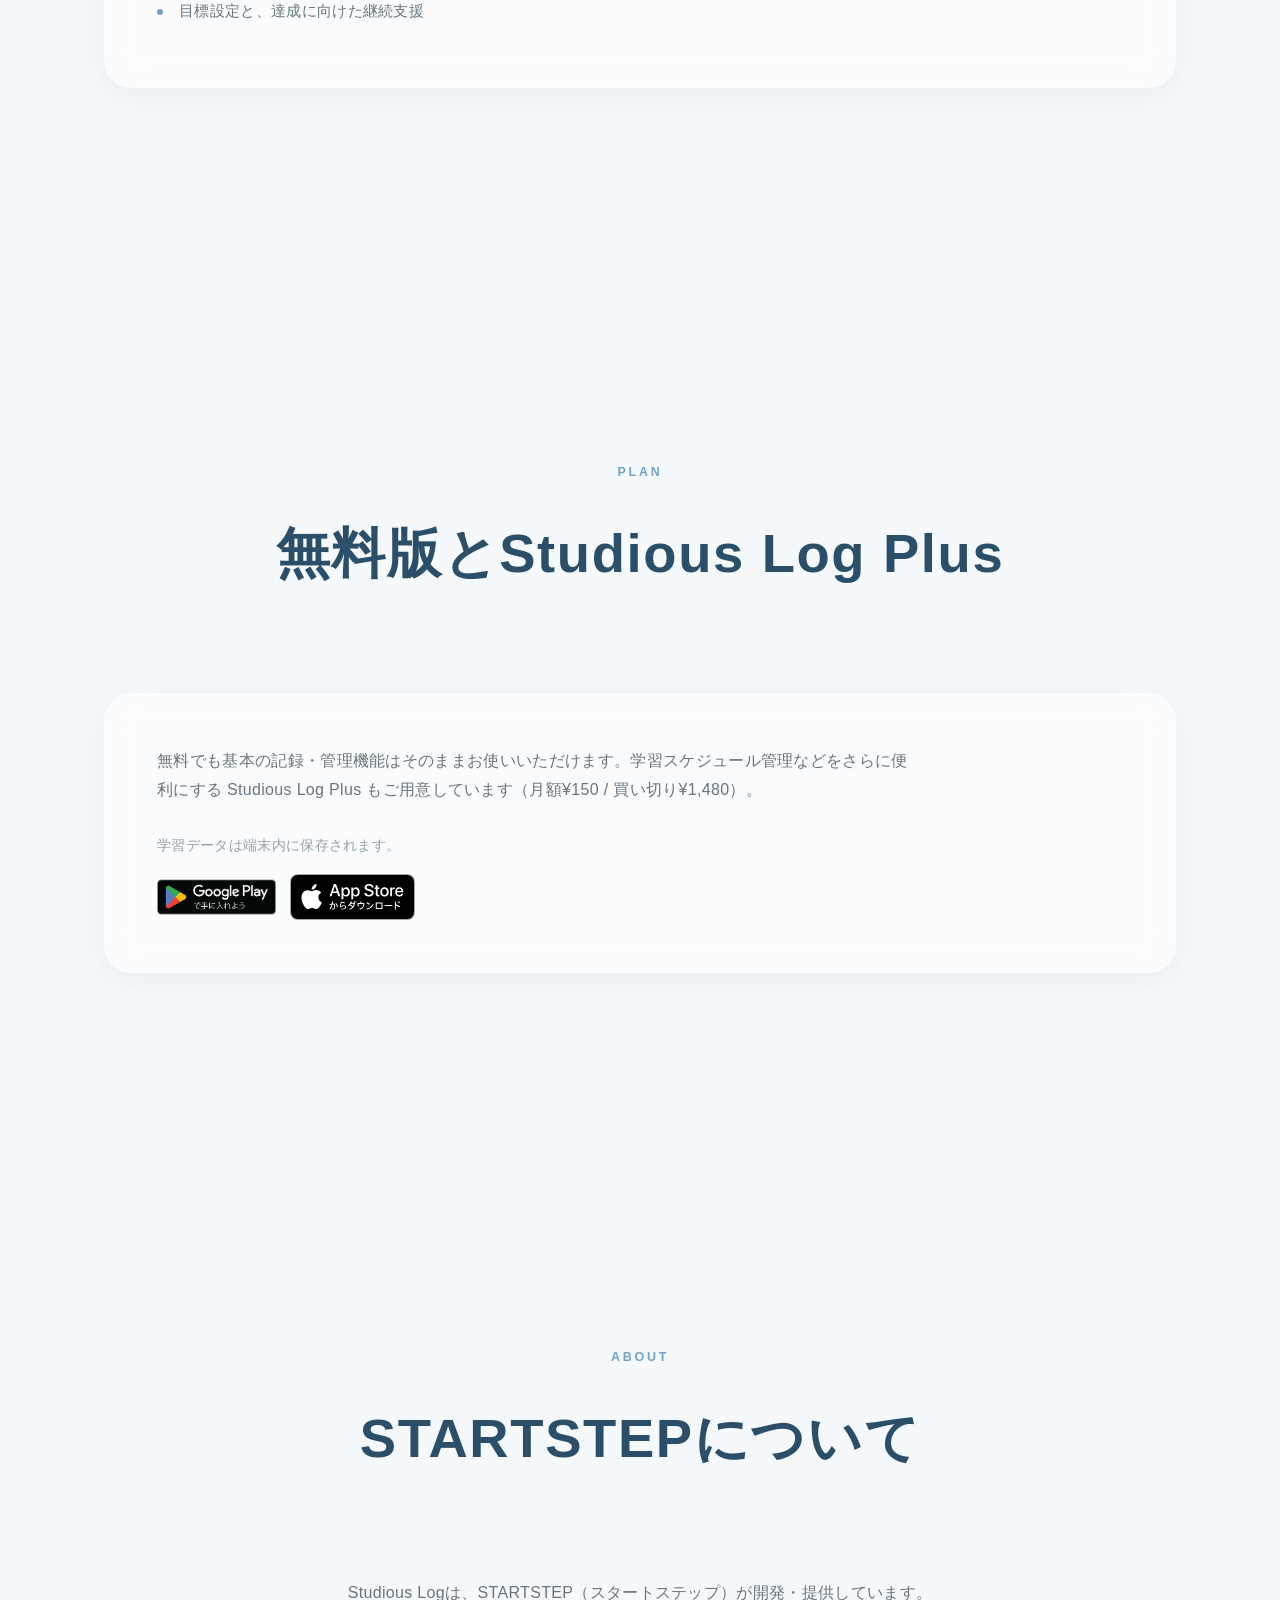
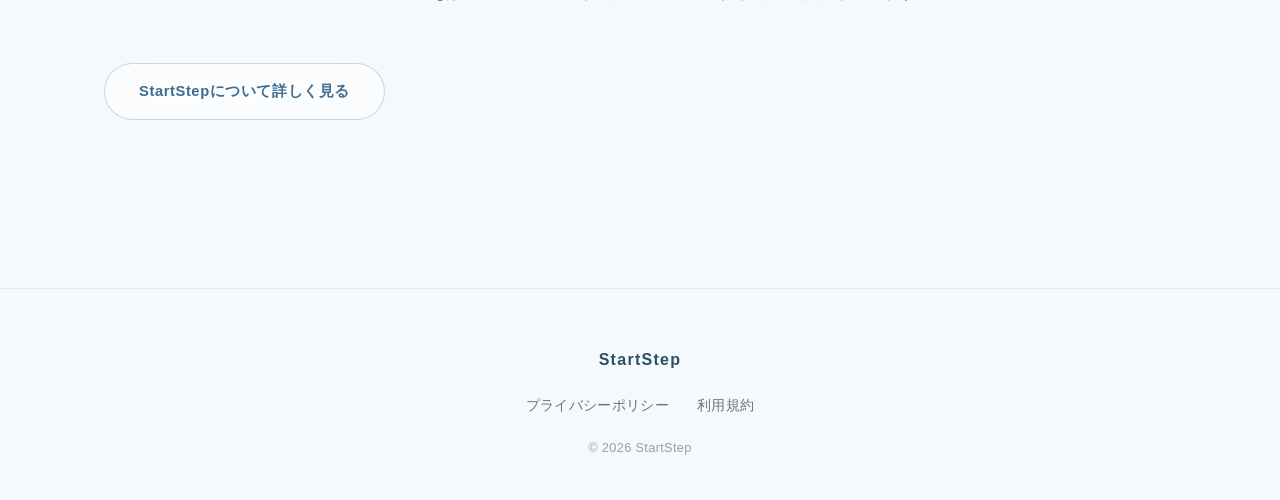
<file: studious-log.html>
<!DOCTYPE html>
<html lang="ja">
<head>
<meta charset="UTF-8" />
<meta name="viewport" content="width=device-width, initial-scale=1.0" />
<title>Studious Log（スタディアスログ）｜学習管理アプリ - StartStep</title>
<meta name="description" content="Studious Logは、STARTSTEP（スタートステップ）が開発・提供する、中高生・受験生向けの学習管理アプリです。学習計画・学習時間・定期テスト・模試・過去問の記録から、グラフでの分析まで、日々の学びをまとめてサポートします。" />
<meta name="keywords" content="Studious Log, スタディアスログ, 学習管理アプリ, 学習記録, 定期テスト, 模試, 過去問, 受験生, StartStep, スタートステップ" />

<!-- OGP -->
<meta property="og:type" content="website" />
<meta property="og:title" content="Studious Log（スタディアスログ）｜学習管理アプリ - StartStep" />
<meta property="og:description" content="Studious Logは、STARTSTEP（スタートステップ）が開発・提供する、中高生・受験生向けの学習管理アプリです。学習計画・学習時間・定期テスト・模試・過去問の記録から、グラフでの分析まで、日々の学びをまとめてサポートします。" />
<meta property="og:url" content="https://startstep-biz.com/studious-log" />
<meta property="og:site_name" content="StartStep" />
<meta property="og:image" content="https://startstep-biz.com/images/ogp.jpg" />
<meta name="twitter:card" content="summary_large_image" />
<meta name="twitter:title" content="Studious Log（スタディアスログ）｜学習管理アプリ - StartStep" />
<meta name="twitter:description" content="Studious Logは、STARTSTEP（スタートステップ）が開発・提供する、中高生・受験生向けの学習管理アプリです。" />
<meta name="twitter:image" content="https://startstep-biz.com/images/ogp.jpg" />

<link rel="canonical" href="https://startstep-biz.com/studious-log" />
<link rel="icon" type="image/png" href="images/logo-s.png" />
<link rel="apple-touch-icon" href="images/logo-s.png" />
<link rel="stylesheet" href="css/style.css" />
<script type="application/ld+json">
{
  "@context": "https://schema.org",
  "@type": "SoftwareApplication",
  "name": "Studious Log",
  "applicationCategory": "EducationalApplication",
  "operatingSystem": "Android",
  "url": "https://startstep-biz.com/studious-log",
  "installUrl": "https://play.google.com/store/apps/details?id=biz.startstep.studiouslog",
  "offers": {
    "@type": "Offer",
    "price": "0",
    "priceCurrency": "JPY"
  },
  "publisher": {
    "@type": "Organization",
    "name": "スタートステップ",
    "alternateName": "StartStep",
    "url": "https://startstep-biz.com/"
  }
}
</script>
</head>
<body>

<div class="ambient-light" aria-hidden="true"></div>

<header class="site-header">
  <div class="container">
    <a href="/" class="brand">
      <img src="images/logo-s.png" alt="StartStep ロゴ" width="34" height="34" />
      <span class="brand-name">StartStep</span>
    </a>
    <button class="nav-toggle" aria-label="メニューを開く" aria-expanded="false">
      <span></span><span></span><span></span>
    </button>
    <nav class="main-nav" aria-label="サイト内ナビゲーション">
      <ul>
        <li><a href="/#why">なぜStartStep</a></li>
        <li><a href="/#about">私たちについて</a></li>
        <li><a href="/#products">プロダクト</a></li>
        <li><a href="/#services">事業内容</a></li>
        <li><a href="/#business">事業概要</a></li>
        <li><a href="/#contact">お問い合わせ</a></li>
      </ul>
    </nav>
  </div>
</header>

<main>

  <!-- ================= INTRO ================= -->
  <section id="studious-log-intro">
    <div class="container">
      <div class="section-head reveal">
        <span class="eyebrow">Studious Log</span>
        <h1 class="section-title">Studious Logとは</h1>
      </div>
      <div class="why-content reveal">
        <p>
          Studious Logは、毎日の学習を「計画・記録・振り返る」ための学習管理アプリです。中高生・受験生の毎日の勉強を、
          無理なく続けられるように支えます。
        </p>
        <p>
          学習時間や学習内容を記録し、日々の積み重ねをグラフやデータで見える化。目標に向けた進み具合がひと目でわかり、
          学習習慣づくりをサポートします。
        </p>
      </div>
    </div>
  </section>

  <!-- ================= FEATURES ================= -->
  <section id="features">
    <div class="container">
      <div class="section-head reveal">
        <span class="eyebrow">Features</span>
        <h2 class="section-title">主な機能</h2>
      </div>
      <article class="product-feature glass-card reveal">
        <p class="product-desc">
          「何を」「どれくらい」勉強したかを記録することで、自分の努力や成長を実感できます。定期テストや模試、
          過去問の結果もあわせて管理でき、受験までの学びを積み重ねられます。
        </p>
        <div class="product-columns">
          <div>
            <h4>できること</h4>
            <ul class="check-list">
              <li>学習計画の作成・管理</li>
              <li>学習時間の記録</li>
              <li>科目や学習内容ごとの記録</li>
              <li>定期テスト・模試・過去問の記録管理</li>
              <li>目標点や科目別成績の管理</li>
              <li>参考書の登録と達成度の確認</li>
              <li>学習データのグラフ表示・学習分析</li>
              <li>目標設定と、達成に向けた継続支援</li>
            </ul>
          </div>
        </div>
      </article>
    </div>
  </section>

  <!-- ================= PLAN ================= -->
  <section id="plan">
    <div class="container">
      <div class="section-head reveal">
        <span class="eyebrow">Plan</span>
        <h2 class="section-title">無料版とStudious Log Plus</h2>
      </div>
      <article class="product-feature glass-card reveal">
        <p class="product-desc">
          無料でも基本の記録・管理機能はそのままお使いいただけます。学習スケジュール管理などをさらに便利にする
          Studious Log Plus もご用意しています（月額¥150 / 買い切り¥1,480）。
        </p>
        <p class="data-note">学習データは端末内に保存されます。</p>
        <div class="product-store">
          <a href="https://play.google.com/store/apps/details?id=biz.startstep.studiouslog" target="_blank" rel="noopener noreferrer" class="product-store-badge">
            <img src="images/google-play-badge-ja.png" alt="Google Playで手に入れよう" />
          </a>
          <a href="https://apps.apple.com/jp/app/studious-log/id6805851959" target="_blank" rel="noopener noreferrer" class="product-store-badge">
            <img src="images/app-store-badge-ja.svg" alt="App Storeからダウンロード" />
          </a>
        </div>
      </article>
    </div>
  </section>

  <!-- ================= ABOUT STARTSTEP ================= -->
  <section id="about-startstep">
    <div class="container">
      <div class="section-head reveal">
        <span class="eyebrow">About</span>
        <h2 class="section-title">STARTSTEPについて</h2>
      </div>
      <p class="about-lead reveal">
        Studious Logは、STARTSTEP（スタートステップ）が開発・提供しています。
      </p>
      <a href="/#about" class="btn btn-outline">StartStepについて詳しく見る</a>
    </div>
  </section>

</main>

<footer class="site-footer">
  <div class="container">
    <div class="footer-inner">
      <span class="footer-brand">StartStep</span>
      <div class="footer-links">
        <a href="/privacy">プライバシーポリシー</a>
        <a href="/terms">利用規約</a>
      </div>
      <span class="footer-copy">© 2026 StartStep</span>
    </div>
  </div>
</footer>

<script src="js/main.js"></script>
</body>
</html>
</file>
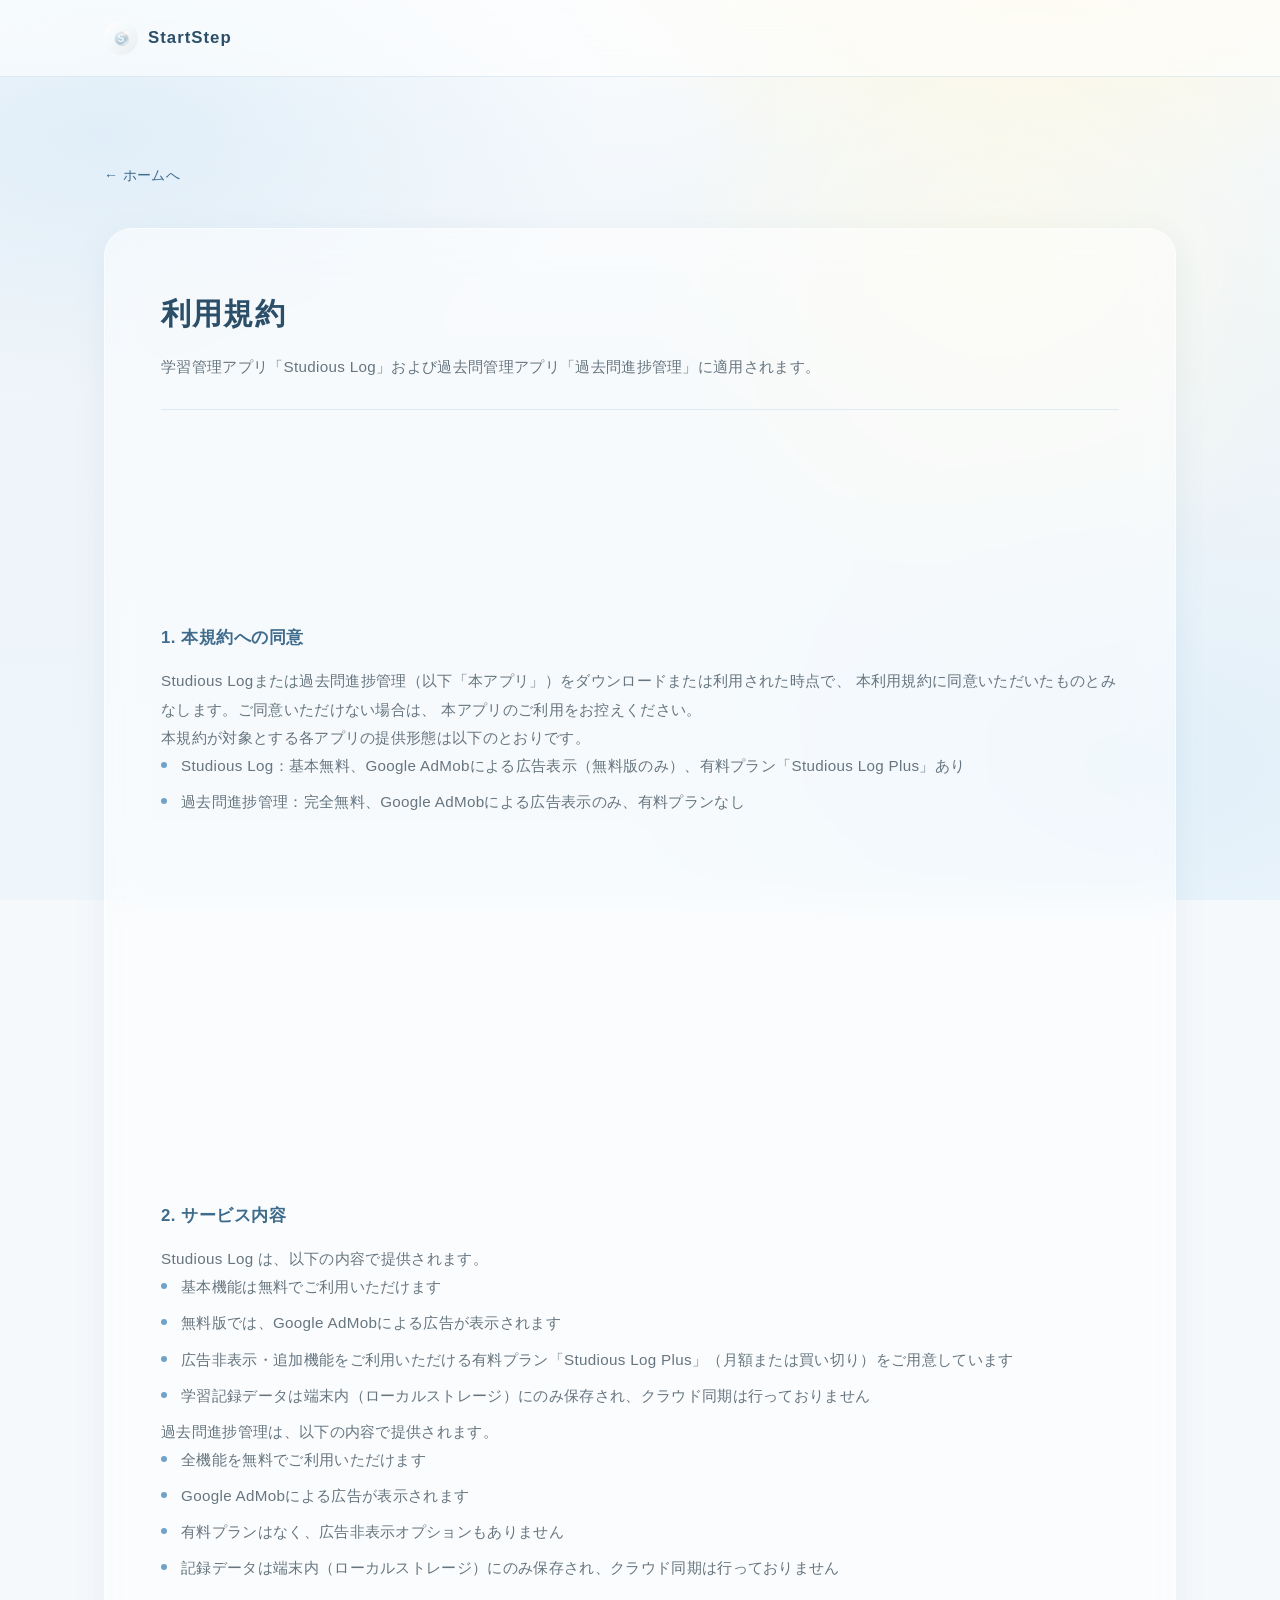
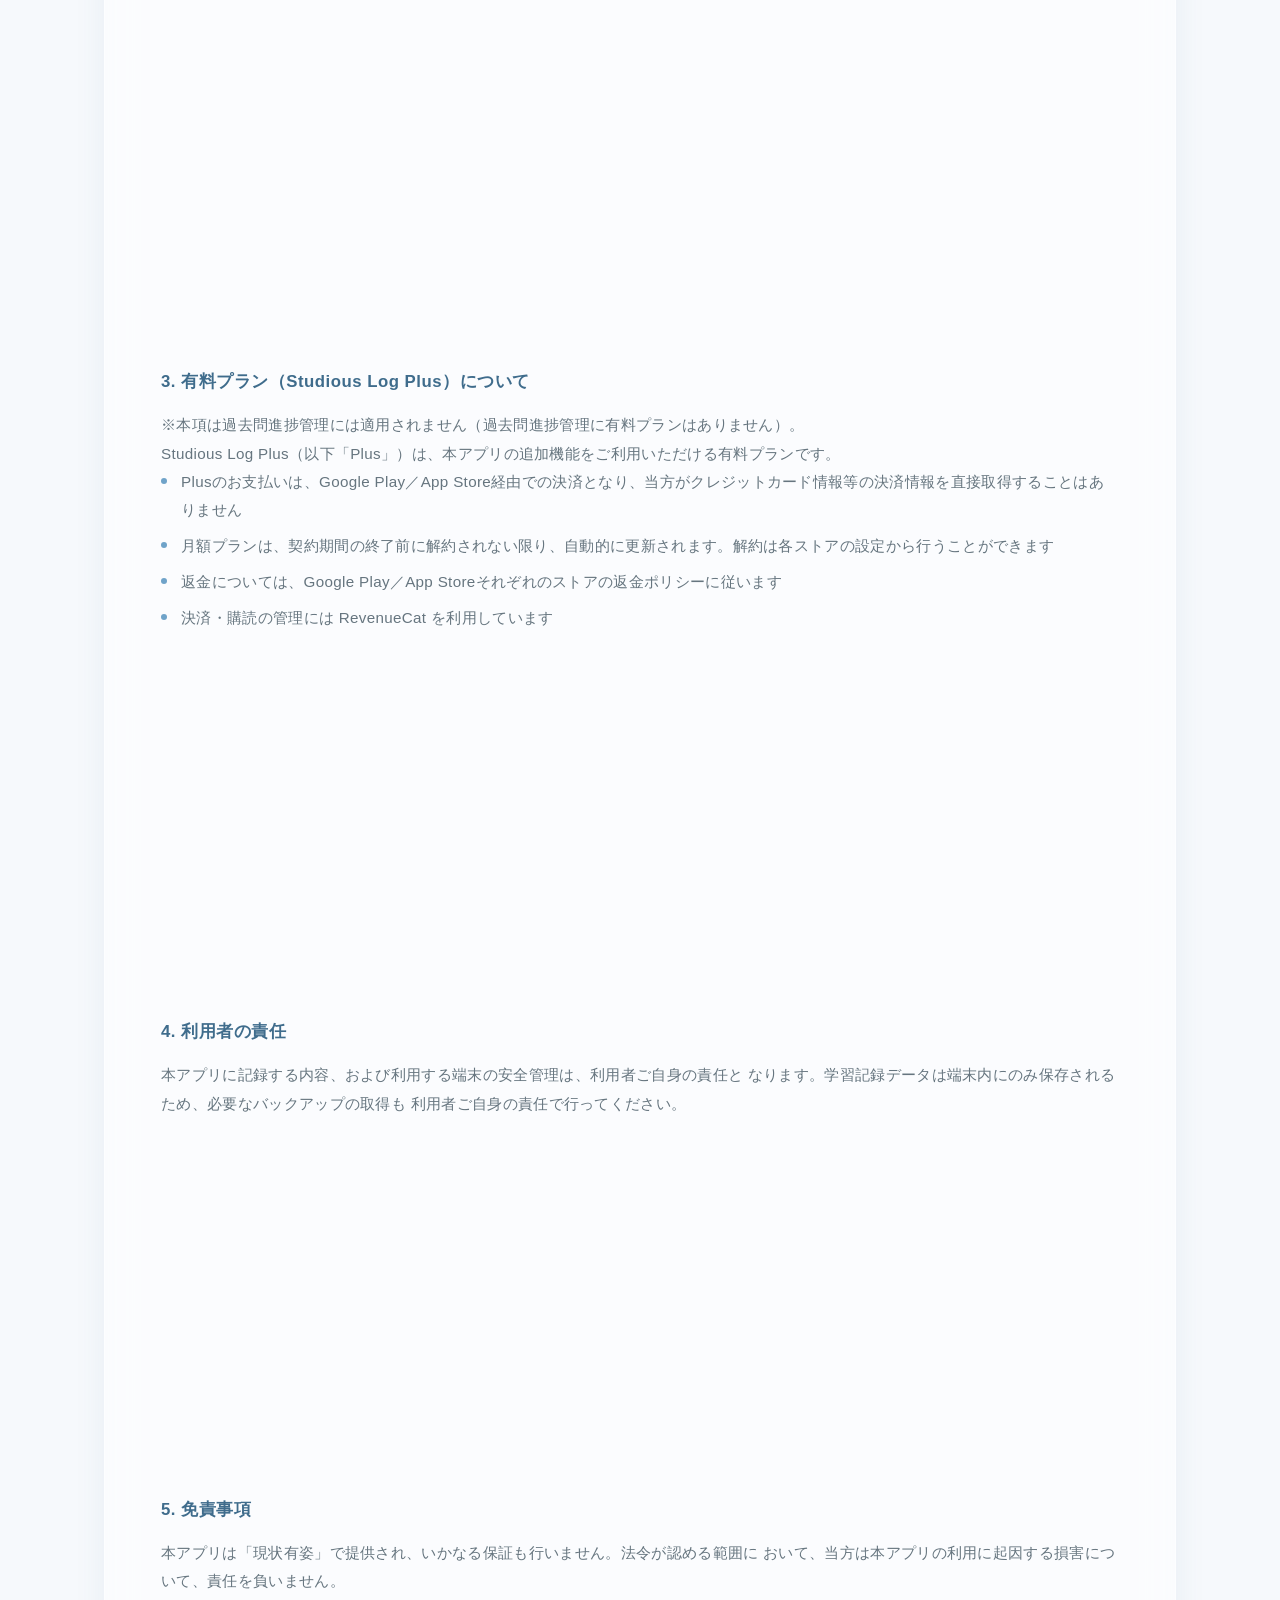
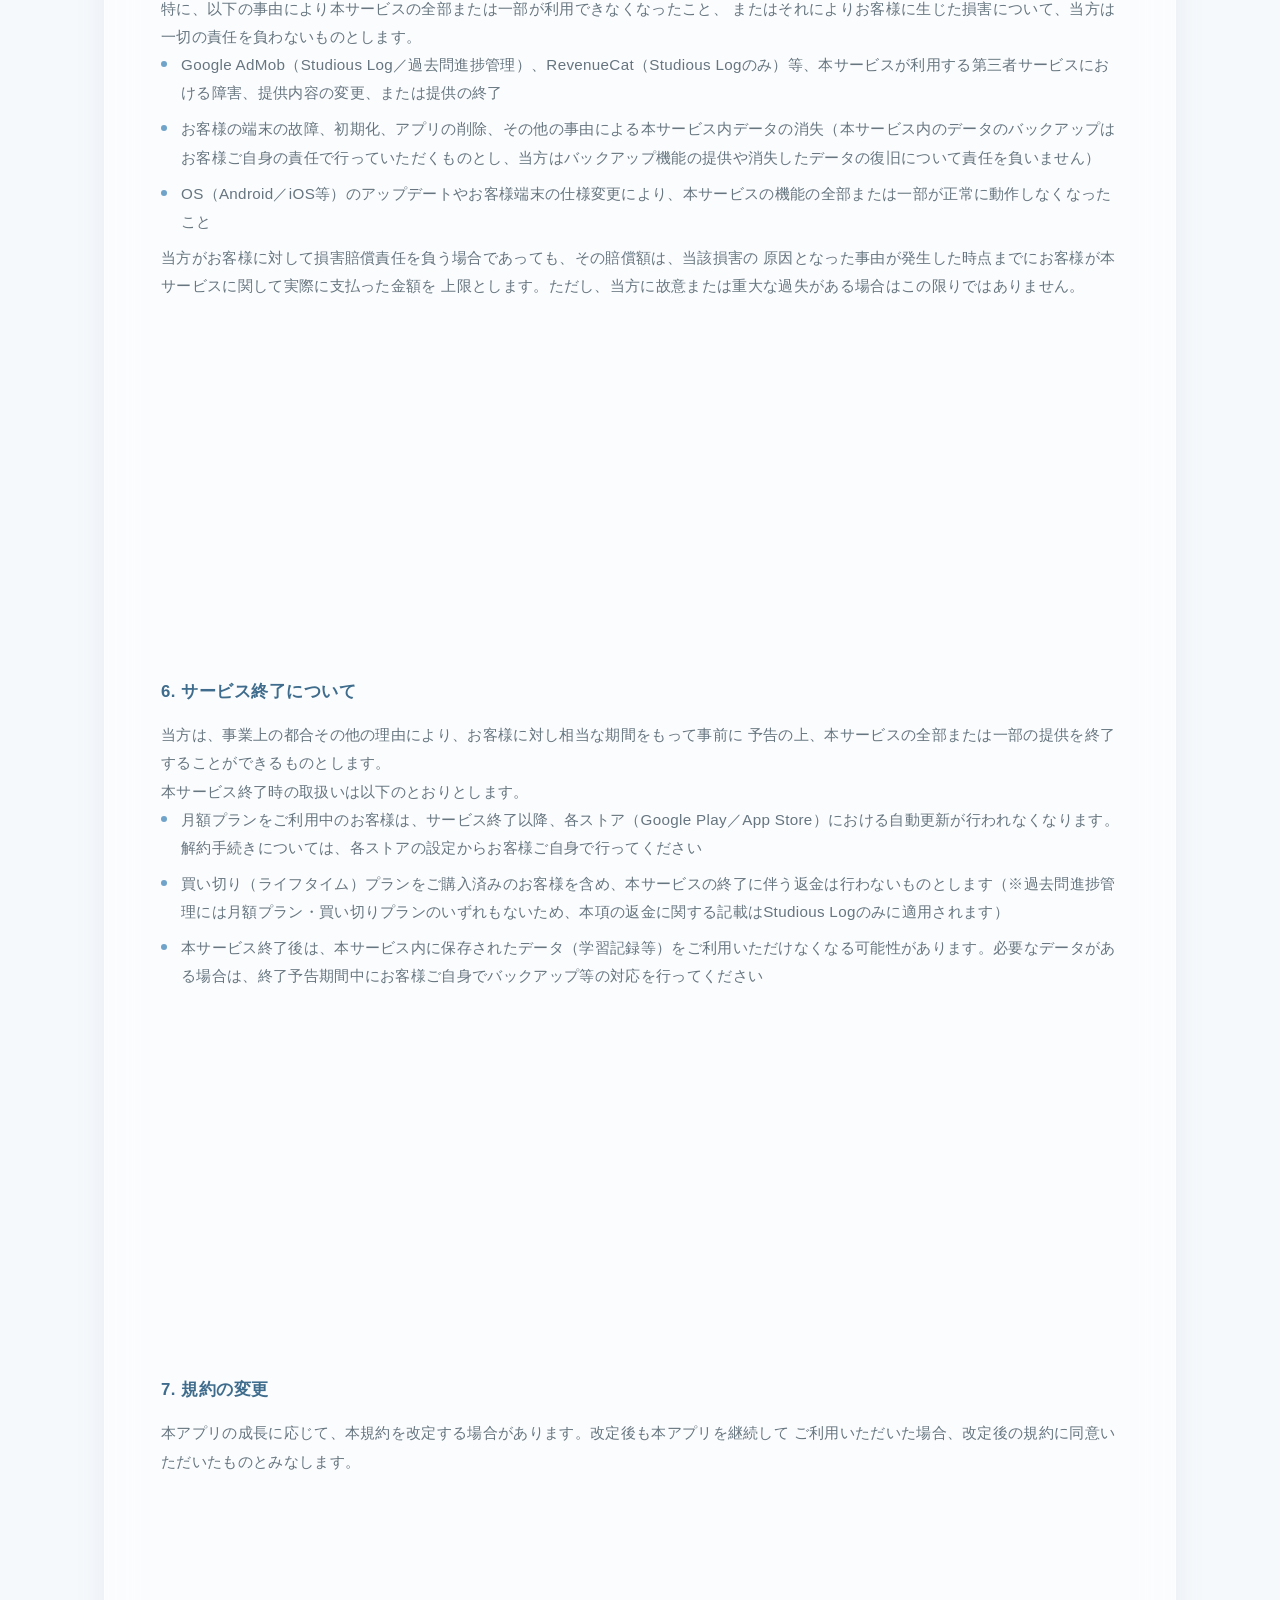
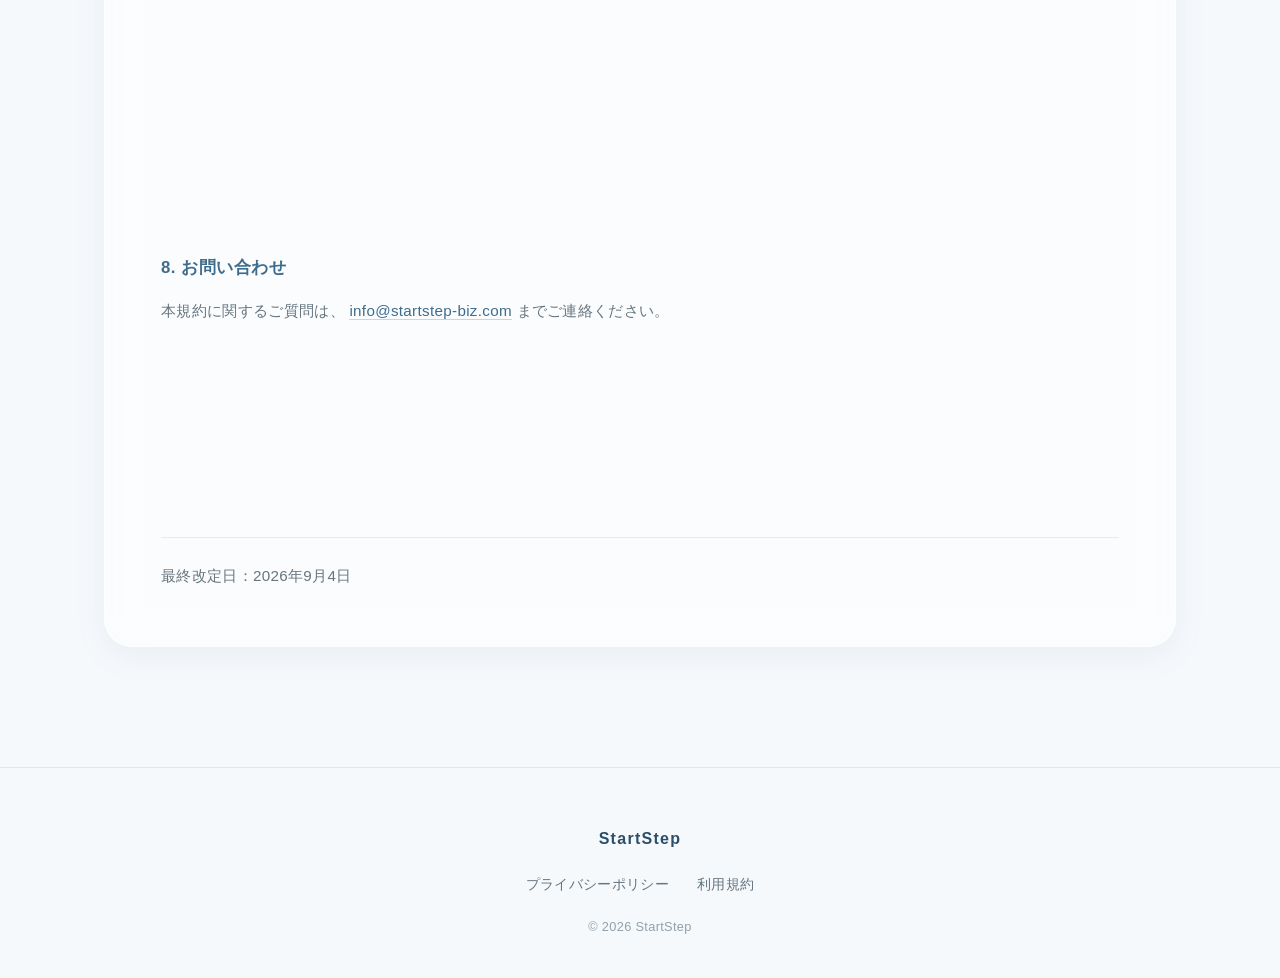
<file: terms.html>
<!DOCTYPE html>
<html lang="ja">
<head>
<meta charset="UTF-8" />
<meta name="viewport" content="width=device-width, initial-scale=1.0" />
<title>利用規約｜StartStep</title>
<meta name="description" content="StartStepおよび学習管理アプリ「Studious Log」の利用規約です。" />
<meta name="robots" content="noindex, follow" />
<link rel="canonical" href="https://startstep-biz.com/terms" />
<link rel="icon" type="image/png" href="images/logo-s.png" />
<link rel="stylesheet" href="css/style.css" />
</head>
<body>

<div class="ambient-light" aria-hidden="true"></div>

<header class="site-header">
  <div class="container">
    <a href="/" class="brand">
      <img src="images/logo-s.png" alt="StartStep ロゴ" width="34" height="34" />
      <span class="brand-name">StartStep</span>
    </a>
  </div>
</header>

<main class="legal-page">
  <div class="container">
    <a href="/" class="legal-back">← ホームへ</a>

    <article class="legal-card glass-card">
      <h1>利用規約</h1>
      <p class="legal-applies">学習管理アプリ「Studious&nbsp;Log」および過去問管理アプリ「過去問進捗管理」に適用されます。</p>

      <section>
        <h2>1. 本規約への同意</h2>
        <p>
          Studious&nbsp;Logまたは過去問進捗管理（以下「本アプリ」）をダウンロードまたは利用された時点で、
          本利用規約に同意いただいたものとみなします。ご同意いただけない場合は、
          本アプリのご利用をお控えください。
        </p>
        <p>本規約が対象とする各アプリの提供形態は以下のとおりです。</p>
        <ul>
          <li>Studious&nbsp;Log：基本無料、Google AdMobによる広告表示（無料版のみ）、有料プラン「Studious Log Plus」あり</li>
          <li>過去問進捗管理：完全無料、Google AdMobによる広告表示のみ、有料プランなし</li>
        </ul>
      </section>

      <section>
        <h2>2. サービス内容</h2>
        <p>Studious&nbsp;Log は、以下の内容で提供されます。</p>
        <ul>
          <li>基本機能は無料でご利用いただけます</li>
          <li>無料版では、Google AdMobによる広告が表示されます</li>
          <li>広告非表示・追加機能をご利用いただける有料プラン「Studious Log Plus」（月額または買い切り）をご用意しています</li>
          <li>学習記録データは端末内（ローカルストレージ）にのみ保存され、クラウド同期は行っておりません</li>
        </ul>
        <p>過去問進捗管理は、以下の内容で提供されます。</p>
        <ul>
          <li>全機能を無料でご利用いただけます</li>
          <li>Google AdMobによる広告が表示されます</li>
          <li>有料プランはなく、広告非表示オプションもありません</li>
          <li>記録データは端末内（ローカルストレージ）にのみ保存され、クラウド同期は行っておりません</li>
        </ul>
      </section>

      <section>
        <h2>3. 有料プラン（Studious Log Plus）について</h2>
        <p>※本項は過去問進捗管理には適用されません（過去問進捗管理に有料プランはありません）。</p>
        <p>
          Studious&nbsp;Log&nbsp;Plus（以下「Plus」）は、本アプリの追加機能をご利用いただける有料プランです。
        </p>
        <ul>
          <li>Plusのお支払いは、Google Play／App Store経由での決済となり、当方がクレジットカード情報等の決済情報を直接取得することはありません</li>
          <li>月額プランは、契約期間の終了前に解約されない限り、自動的に更新されます。解約は各ストアの設定から行うことができます</li>
          <li>返金については、Google Play／App Storeそれぞれのストアの返金ポリシーに従います</li>
          <li>決済・購読の管理には RevenueCat を利用しています</li>
        </ul>
      </section>

      <section>
        <h2>4. 利用者の責任</h2>
        <p>
          本アプリに記録する内容、および利用する端末の安全管理は、利用者ご自身の責任と
          なります。学習記録データは端末内にのみ保存されるため、必要なバックアップの取得も
          利用者ご自身の責任で行ってください。
        </p>
      </section>

      <section>
        <h2>5. 免責事項</h2>
        <p>
          本アプリは「現状有姿」で提供され、いかなる保証も行いません。法令が認める範囲に
          おいて、当方は本アプリの利用に起因する損害について、責任を負いません。
        </p>
        <p>
          特に、以下の事由により本サービスの全部または一部が利用できなくなったこと、
          またはそれによりお客様に生じた損害について、当方は一切の責任を負わないものとします。
        </p>
        <ul>
          <li>Google AdMob（Studious Log／過去問進捗管理）、RevenueCat（Studious Logのみ）等、本サービスが利用する第三者サービスにおける障害、提供内容の変更、または提供の終了</li>
          <li>お客様の端末の故障、初期化、アプリの削除、その他の事由による本サービス内データの消失（本サービス内のデータのバックアップはお客様ご自身の責任で行っていただくものとし、当方はバックアップ機能の提供や消失したデータの復旧について責任を負いません）</li>
          <li>OS（Android／iOS等）のアップデートやお客様端末の仕様変更により、本サービスの機能の全部または一部が正常に動作しなくなったこと</li>
        </ul>
        <p>
          当方がお客様に対して損害賠償責任を負う場合であっても、その賠償額は、当該損害の
          原因となった事由が発生した時点までにお客様が本サービスに関して実際に支払った金額を
          上限とします。ただし、当方に故意または重大な過失がある場合はこの限りではありません。
        </p>
      </section>

      <section>
        <h2>6. サービス終了について</h2>
        <p>
          当方は、事業上の都合その他の理由により、お客様に対し相当な期間をもって事前に
          予告の上、本サービスの全部または一部の提供を終了することができるものとします。
        </p>
        <p>本サービス終了時の取扱いは以下のとおりとします。</p>
        <ul>
          <li>月額プランをご利用中のお客様は、サービス終了以降、各ストア（Google Play／App Store）における自動更新が行われなくなります。解約手続きについては、各ストアの設定からお客様ご自身で行ってください</li>
          <li>買い切り（ライフタイム）プランをご購入済みのお客様を含め、本サービスの終了に伴う返金は行わないものとします（※過去問進捗管理には月額プラン・買い切りプランのいずれもないため、本項の返金に関する記載はStudious Logのみに適用されます）</li>
          <li>本サービス終了後は、本サービス内に保存されたデータ（学習記録等）をご利用いただけなくなる可能性があります。必要なデータがある場合は、終了予告期間中にお客様ご自身でバックアップ等の対応を行ってください</li>
        </ul>
      </section>

      <section>
        <h2>7. 規約の変更</h2>
        <p>
          本アプリの成長に応じて、本規約を改定する場合があります。改定後も本アプリを継続して
          ご利用いただいた場合、改定後の規約に同意いただいたものとみなします。
        </p>
      </section>

      <section>
        <h2>8. お問い合わせ</h2>
        <p>
          本規約に関するご質問は、
          <a class="legal-contact-link" href="mailto:info@startstep-biz.com">info@startstep-biz.com</a>
          までご連絡ください。
        </p>
      </section>

      <p class="legal-updated">最終改定日：2026年9月4日</p>
    </article>
  </div>
</main>

<footer class="site-footer">
  <div class="container">
    <div class="footer-inner">
      <span class="footer-brand">StartStep</span>
      <div class="footer-links">
        <a href="/privacy">プライバシーポリシー</a>
        <a href="/terms">利用規約</a>
      </div>
      <span class="footer-copy">© 2026 StartStep</span>
    </div>
  </div>
</footer>

</body>
</html>
</file>
<file: css/style.css>
/* ==========================================================================
   StartStep — Base Styles
   Minimal / Glassmorphism / Pale-blue & soft sunlight
   ========================================================================== */

:root {
  --color-bg: #f6f9fc;
  --color-bg-soft: #eef4f9;
  --color-sun: #fff8ea;
  --color-primary: #6fa3c9;
  --color-primary-dark: #3f6c8c;
  --color-primary-deep: #2b4f68;
  --color-text: #33414c;
  --color-text-soft: #66757f;
  --color-text-faint: #92a1aa;
  --color-border: rgba(255, 255, 255, 0.55);
  --color-border-soft: rgba(111, 163, 201, 0.18);

  --glass-bg: rgba(255, 255, 255, 0.5);
  --glass-bg-strong: rgba(255, 255, 255, 0.68);
  --glass-blur: blur(18px);

  --shadow-soft: 0 8px 32px rgba(63, 108, 140, 0.08);
  --shadow-softer: 0 4px 18px rgba(63, 108, 140, 0.06);

  --radius-lg: 28px;
  --radius-md: 18px;
  --radius-sm: 12px;

  --font-jp: -apple-system, BlinkMacSystemFont, "Hiragino Kaku Gothic ProN",
    "Hiragino Sans", "Yu Gothic Medium", "Yu Gothic", "Noto Sans JP",
    "Segoe UI", Meiryo, sans-serif;

  --max-width: 1120px;
}

* {
  margin: 0;
  padding: 0;
  box-sizing: border-box;
}

html {
  scroll-behavior: smooth;
}

body {
  font-family: var(--font-jp);
  color: var(--color-text);
  background-color: var(--color-bg);
  line-height: 1.85;
  letter-spacing: 0.02em;
  -webkit-font-smoothing: antialiased;
  overflow-x: hidden;
}

a {
  color: inherit;
  text-decoration: none;
}

img {
  max-width: 100%;
  display: block;
}

ul {
  list-style: none;
}

button {
  font-family: inherit;
  cursor: pointer;
}

.container {
  max-width: var(--max-width);
  margin: 0 auto;
  padding: 0 24px;
}

/* ---------------------------------------------------------------------- */
/* Ambient sunlight background                                             */
/* ---------------------------------------------------------------------- */

.ambient-light {
  position: fixed;
  inset: 0;
  z-index: -1;
  pointer-events: none;
  overflow: hidden;
  background:
    radial-gradient(ellipse 70% 50% at 82% -8%, rgba(255, 246, 214, 0.75), transparent 60%),
    radial-gradient(ellipse 60% 45% at 8% 15%, rgba(207, 229, 246, 0.55), transparent 65%),
    radial-gradient(ellipse 70% 60% at 90% 85%, rgba(214, 234, 248, 0.5), transparent 60%),
    linear-gradient(180deg, #f8fbfd 0%, #eef4f9 45%, #eef6fb 100%);
}

.ambient-light::before {
  content: "";
  position: absolute;
  top: -10%;
  right: -6%;
  width: 60vw;
  height: 60vw;
  max-width: 720px;
  max-height: 720px;
  background: radial-gradient(circle, rgba(255, 250, 225, 0.55) 0%, rgba(255, 250, 225, 0) 70%);
  filter: blur(10px);
  animation: driftGlow 26s ease-in-out infinite alternate;
}

@keyframes driftGlow {
  0% { transform: translate(0, 0) scale(1); opacity: 0.9; }
  100% { transform: translate(-3%, 4%) scale(1.06); opacity: 1; }
}

/* ---------------------------------------------------------------------- */
/* Header / Navigation                                                     */
/* ---------------------------------------------------------------------- */

.site-header {
  position: fixed;
  top: 0;
  left: 0;
  right: 0;
  z-index: 100;
  background: rgba(255, 255, 255, 0.55);
  backdrop-filter: var(--glass-blur);
  -webkit-backdrop-filter: var(--glass-blur);
  border-bottom: 1px solid var(--color-border-soft);
}

.site-header .container {
  display: flex;
  align-items: center;
  justify-content: space-between;
  height: 76px;
}

.brand {
  display: flex;
  align-items: center;
  gap: 10px;
  font-weight: 600;
  font-size: 1.05rem;
  color: var(--color-primary-deep);
}

.brand img {
  width: 34px;
  height: 34px;
  border-radius: 50%;
}

.brand-name {
  letter-spacing: 0.06em;
}

.nav-toggle {
  display: none;
  flex-direction: column;
  justify-content: center;
  gap: 5px;
  width: 40px;
  height: 40px;
  background: transparent;
  border: none;
}

.nav-toggle span {
  display: block;
  width: 22px;
  height: 2px;
  background: var(--color-primary-dark);
  transition: transform 0.25s ease, opacity 0.25s ease;
}

.main-nav {
  display: flex;
}

.main-nav ul {
  display: flex;
  gap: 32px;
}

.main-nav a {
  font-size: 0.88rem;
  color: var(--color-text-soft);
  font-weight: 500;
  transition: color 0.2s ease;
  white-space: nowrap;
}

.main-nav a:hover {
  color: var(--color-primary-dark);
}

/* ---------------------------------------------------------------------- */
/* Buttons                                                                  */
/* ---------------------------------------------------------------------- */

.btn {
  display: inline-flex;
  align-items: center;
  justify-content: center;
  gap: 8px;
  padding: 14px 34px;
  border-radius: 999px;
  font-size: 0.92rem;
  font-weight: 600;
  letter-spacing: 0.04em;
  transition: transform 0.25s ease, box-shadow 0.25s ease, background 0.25s ease;
  border: 1px solid transparent;
}

.btn-primary {
  background: linear-gradient(135deg, var(--color-primary), var(--color-primary-dark));
  color: #ffffff;
  box-shadow: var(--shadow-soft);
}

.btn-primary:hover {
  transform: translateY(-2px);
  box-shadow: 0 12px 28px rgba(63, 108, 140, 0.22);
}

.btn-outline {
  background: var(--glass-bg);
  backdrop-filter: var(--glass-blur);
  -webkit-backdrop-filter: var(--glass-blur);
  color: var(--color-primary-dark);
  border: 1px solid rgba(111, 163, 201, 0.4);
}

.btn-outline:hover {
  transform: translateY(-2px);
  background: var(--glass-bg-strong);
  box-shadow: var(--shadow-softer);
}

/* ---------------------------------------------------------------------- */
/* Section common                                                          */
/* ---------------------------------------------------------------------- */

section {
  position: relative;
  padding: 168px 0;
}

.section-head {
  text-align: center;
  margin-bottom: 88px;
}

.eyebrow {
  display: inline-block;
  font-size: 0.78rem;
  font-weight: 700;
  letter-spacing: 0.22em;
  color: var(--color-primary);
  text-transform: uppercase;
  margin-bottom: 20px;
}

.section-title {
  font-size: clamp(2.1rem, 4.6vw, 3.4rem);
  font-weight: 700;
  color: var(--color-primary-deep);
  letter-spacing: 0.03em;
}

.section-lead {
  max-width: 760px;
  margin: 24px auto 0;
  color: var(--color-text-soft);
  font-size: 1rem;
}

/* Glass card base */
.glass-card {
  background: var(--glass-bg);
  backdrop-filter: var(--glass-blur);
  -webkit-backdrop-filter: var(--glass-blur);
  border: 1px solid var(--color-border);
  border-radius: var(--radius-lg);
  box-shadow: var(--shadow-soft);
}

/* ---------------------------------------------------------------------- */
/* Hero                                                                     */
/* Panel（テキスト）＋ 写真セクションを縦に積む構成。                        */
/* ---------------------------------------------------------------------- */

.hero {
  padding: 0;
}

.hero-panel {
  padding: 172px 0 88px;
}

.hero-inner {
  max-width: 640px;
  margin: 0;
  text-align: left;
}

.hero-eyebrow {
  display: inline-block;
  font-size: 0.82rem;
  font-weight: 600;
  letter-spacing: 0.14em;
  color: var(--color-primary-dark);
  padding: 8px 20px;
  border-radius: 999px;
  background: var(--glass-bg);
  backdrop-filter: var(--glass-blur);
  -webkit-backdrop-filter: var(--glass-blur);
  border: 1px solid var(--color-border);
  margin-bottom: 32px;
}

.hero-title {
  font-size: clamp(2rem, 5vw, 3rem);
  font-weight: 700;
  line-height: 1.6;
  color: var(--color-primary-deep);
  margin-bottom: 28px;
  letter-spacing: 0.04em;
}

.hero-desc {
  font-size: 1.02rem;
  color: var(--color-text-soft);
  margin-bottom: 44px;
}

.hero-actions {
  display: flex;
  gap: 18px;
  justify-content: flex-start;
  flex-wrap: wrap;
}

/* 写真セクション：全幅・大きめの高さで1枚写真を主役にする */
.hero-photo {
  position: relative;
  width: 100%;
  height: clamp(420px, 66vh, 760px);
  overflow: hidden;
}

.hero-photo img {
  width: 100%;
  height: 100%;
  object-fit: cover;
  object-position: center 30%;
}

/* 写真の下端をページ背景色へ自然に溶け込ませるフェード */
.hero-photo::after {
  content: "";
  position: absolute;
  left: 0;
  right: 0;
  bottom: 0;
  height: 34%;
  background: linear-gradient(to bottom, transparent, var(--color-bg) 92%);
  pointer-events: none;
}

/* ---------------------------------------------------------------------- */
/* Why StartStep                                                           */
/* ---------------------------------------------------------------------- */

.why-content {
  max-width: 720px;
  margin: 0 auto;
  padding: 0;
  text-align: center;
}

.why-content p {
  color: var(--color-text-soft);
  font-size: 1.05rem;
  line-height: 2.1;
}

.why-content p + p {
  margin-top: 32px;
}

/* ---------------------------------------------------------------------- */
/* About                                                                    */
/* ---------------------------------------------------------------------- */

.about-lead {
  max-width: 820px;
  margin: 0 auto 56px;
  text-align: center;
  color: var(--color-text-soft);
}

.value-grid {
  display: grid;
  grid-template-columns: repeat(3, 1fr);
  gap: 28px;
}

.value-card {
  padding: 40px 32px;
}

.value-card h3 {
  font-size: 1.05rem;
  font-weight: 700;
  color: var(--color-primary-dark);
  margin-bottom: 16px;
  letter-spacing: 0.05em;
}

.value-card p {
  color: var(--color-text-soft);
  font-size: 0.94rem;
}

/* ---------------------------------------------------------------------- */
/* Products                                                                 */
/* ---------------------------------------------------------------------- */

.product-feature {
  padding: 52px;
  margin-bottom: 32px;
}

.product-feature-head {
  display: flex;
  align-items: baseline;
  justify-content: space-between;
  flex-wrap: wrap;
  gap: 16px;
  margin-bottom: 20px;
}

.product-feature-head h3 {
  font-size: 1.5rem;
  font-weight: 700;
  color: var(--color-primary-deep);
  letter-spacing: 0.04em;
}

.product-desc {
  color: var(--color-text-soft);
  margin-bottom: 28px;
  max-width: 760px;
}

.product-columns {
  display: grid;
  grid-template-columns: 1fr 1fr;
  gap: 40px;
}

.product-columns h4 {
  font-size: 0.85rem;
  font-weight: 700;
  color: var(--color-primary-dark);
  letter-spacing: 0.08em;
  margin-bottom: 14px;
}

.check-list li {
  position: relative;
  padding-left: 22px;
  color: var(--color-text-soft);
  font-size: 0.95rem;
  margin-bottom: 10px;
}

.check-list li::before {
  content: "";
  position: absolute;
  left: 0;
  top: 12px;
  width: 6px;
  height: 6px;
  border-radius: 50%;
  background: var(--color-primary);
}

.product-note-block {
  margin-top: 28px;
  padding-top: 28px;
  border-top: 1px solid var(--color-border-soft);
}

.product-note-block p {
  color: var(--color-text-soft);
  font-size: 0.95rem;
}

.product-note-block p + p {
  margin-top: 10px;
}

.data-note {
  font-size: 0.85rem;
  color: var(--color-text-faint);
  margin-top: 14px;
}

.product-store {
  margin-top: 16px;
  display: flex;
  flex-wrap: wrap;
  align-items: center;
  gap: 14px;
}

.product-store-badge {
  display: inline-block;
  line-height: 0;
}

.product-store-badge img {
  display: block;
  height: 46px;
  width: auto;
  border-radius: 5px;
}

.upcoming-grid {
  display: grid;
  grid-template-columns: 1fr 1fr;
  gap: 28px;
}

.upcoming-card {
  padding: 36px 32px;
  position: relative;
}

.upcoming-card-head {
  display: flex;
  align-items: center;
  gap: 12px;
  margin-bottom: 16px;
  flex-wrap: wrap;
}

.upcoming-card h4 {
  font-size: 1.1rem;
  font-weight: 700;
  color: var(--color-primary-deep);
  letter-spacing: 0.04em;
}

.badge-soon {
  display: inline-block;
  font-size: 0.7rem;
  font-weight: 700;
  letter-spacing: 0.08em;
  color: var(--color-primary-dark);
  background: rgba(111, 163, 201, 0.14);
  padding: 4px 12px;
  border-radius: 999px;
}

.upcoming-card p {
  color: var(--color-text-soft);
  font-size: 0.93rem;
}

/* ---------------------------------------------------------------------- */
/* Services                                                                 */
/* ---------------------------------------------------------------------- */

.service-grid {
  display: grid;
  grid-template-columns: 1fr 1fr;
  gap: 28px;
}

.service-card {
  padding: 44px 38px;
}

.service-card .service-index {
  font-size: 0.78rem;
  font-weight: 700;
  color: var(--color-primary);
  letter-spacing: 0.12em;
  margin-bottom: 18px;
  display: block;
}

.service-card h3 {
  font-size: 1.2rem;
  font-weight: 700;
  color: var(--color-primary-deep);
  margin-bottom: 10px;
  letter-spacing: 0.03em;
}

.service-card .service-en {
  display: block;
  font-size: 0.78rem;
  font-weight: 500;
  color: var(--color-text-faint);
  margin-bottom: 16px;
  letter-spacing: 0.05em;
}

.service-card p {
  color: var(--color-text-soft);
  font-size: 0.95rem;
}

/* ---------------------------------------------------------------------- */
/* Business                                                                 */
/* ---------------------------------------------------------------------- */

.business-layout {
  display: grid;
  grid-template-columns: 1.4fr 1fr;
  gap: 28px;
  align-items: start;
}

.business-table {
  padding: 12px;
}

.business-table table {
  width: 100%;
  border-collapse: collapse;
}

.business-table th,
.business-table td {
  text-align: left;
  padding: 20px 24px;
  font-size: 0.94rem;
  border-bottom: 1px solid var(--color-border-soft);
}

.business-table tr:last-child th,
.business-table tr:last-child td {
  border-bottom: none;
}

.business-table th {
  width: 34%;
  color: var(--color-text-faint);
  font-weight: 600;
  letter-spacing: 0.05em;
  white-space: nowrap;
}

.business-table td {
  color: var(--color-text);
}

.business-table td a {
  color: var(--color-primary-dark);
  border-bottom: 1px solid rgba(111, 163, 201, 0.4);
}

.current-business {
  padding: 36px 32px;
}

.current-business h3 {
  font-size: 1rem;
  font-weight: 700;
  color: var(--color-primary-dark);
  margin-bottom: 20px;
  letter-spacing: 0.05em;
}

.current-business li {
  position: relative;
  padding-left: 20px;
  color: var(--color-text-soft);
  font-size: 0.92rem;
  margin-bottom: 14px;
}

.current-business li::before {
  content: "";
  position: absolute;
  left: 0;
  top: 10px;
  width: 6px;
  height: 6px;
  border-radius: 50%;
  background: var(--color-primary);
}

/* ---------------------------------------------------------------------- */
/* Contact                                                                  */
/* ---------------------------------------------------------------------- */

.contact-card {
  max-width: 640px;
  margin: 0 auto;
  text-align: center;
  padding: 64px 48px;
}

.contact-card p {
  color: var(--color-text-soft);
  margin-bottom: 36px;
}

/* ---------------------------------------------------------------------- */
/* Footer                                                                   */
/* ---------------------------------------------------------------------- */

.site-footer {
  padding: 56px 0 40px;
  border-top: 1px solid var(--color-border-soft);
}

.footer-inner {
  display: flex;
  flex-direction: column;
  align-items: center;
  gap: 18px;
  text-align: center;
}

.footer-brand {
  font-weight: 700;
  color: var(--color-primary-deep);
  letter-spacing: 0.08em;
}

.footer-links {
  display: flex;
  gap: 28px;
}

.footer-links a {
  font-size: 0.85rem;
  color: var(--color-text-soft);
}

.footer-links a:hover {
  color: var(--color-primary-dark);
}

.footer-copy {
  font-size: 0.8rem;
  color: var(--color-text-faint);
}

/* ---------------------------------------------------------------------- */
/* Legal pages (terms / privacy)                                           */
/* ---------------------------------------------------------------------- */

.legal-page {
  padding: 160px 0 120px;
  min-height: 100vh;
}

.legal-back {
  display: inline-flex;
  align-items: center;
  gap: 8px;
  font-size: 0.88rem;
  color: var(--color-primary-dark);
  margin-bottom: 40px;
}

.legal-card {
  padding: 56px;
}

.legal-card h1 {
  font-size: clamp(1.5rem, 3vw, 1.9rem);
  color: var(--color-primary-deep);
  font-weight: 700;
  margin-bottom: 12px;
  letter-spacing: 0.04em;
}

.legal-applies {
  color: var(--color-text-faint);
  font-size: 0.88rem;
  margin-bottom: 44px;
  padding-bottom: 28px;
  border-bottom: 1px solid var(--color-border-soft);
}

.legal-card section + section {
  margin-top: 40px;
}

.legal-card h2 {
  font-size: 1.05rem;
  color: var(--color-primary-dark);
  font-weight: 700;
  margin-bottom: 14px;
  letter-spacing: 0.03em;
}

.legal-card p,
.legal-card li {
  color: var(--color-text-soft);
  font-size: 0.95rem;
}

.legal-card li {
  position: relative;
  padding-left: 20px;
  margin-bottom: 8px;
}

.legal-card li::before {
  content: "";
  position: absolute;
  left: 0;
  top: 10px;
  width: 6px;
  height: 6px;
  border-radius: 50%;
  background: var(--color-primary);
}

.legal-card .legal-contact-link {
  color: var(--color-primary-dark);
  border-bottom: 1px solid rgba(111, 163, 201, 0.4);
}

.legal-updated {
  margin-top: 44px;
  padding-top: 24px;
  border-top: 1px solid var(--color-border-soft);
  color: var(--color-text-faint);
  font-size: 0.82rem;
}

/* ---------------------------------------------------------------------- */
/* Fade-in on scroll                                                        */
/* ---------------------------------------------------------------------- */

.reveal {
  opacity: 0;
  transform: translateY(18px);
  transition: opacity 0.8s ease, transform 0.8s ease;
}

.reveal.is-visible {
  opacity: 1;
  transform: translateY(0);
}

/* ---------------------------------------------------------------------- */
/* Responsive                                                               */
/* ---------------------------------------------------------------------- */

@media (max-width: 900px) {
  .value-grid {
    grid-template-columns: 1fr;
  }

  .service-grid {
    grid-template-columns: 1fr;
  }

  .business-layout {
    grid-template-columns: 1fr;
  }

  .product-columns {
    grid-template-columns: 1fr;
    gap: 24px;
  }

  .upcoming-grid {
    grid-template-columns: 1fr;
  }
}

@media (max-width: 760px) {
  .main-nav {
    position: fixed;
    top: 76px;
    left: 0;
    right: 0;
    background: rgba(255, 255, 255, 0.92);
    backdrop-filter: var(--glass-blur);
    -webkit-backdrop-filter: var(--glass-blur);
    border-bottom: 1px solid var(--color-border-soft);
    max-height: 0;
    overflow: hidden;
    transition: max-height 0.35s ease;
  }

  .main-nav.is-open {
    max-height: 480px;
  }

  .main-nav ul {
    flex-direction: column;
    gap: 0;
    padding: 8px 24px 20px;
  }

  .main-nav a {
    display: block;
    padding: 14px 0;
    border-bottom: 1px solid var(--color-border-soft);
  }

  .nav-toggle {
    display: flex;
  }

  section {
    padding: 100px 0;
  }

  .section-head {
    margin-bottom: 56px;
  }

  .hero-panel {
    padding: 128px 0 56px;
  }

  .hero-inner {
    max-width: 100%;
    text-align: center;
  }

  .hero-actions {
    justify-content: center;
  }

  .hero-photo {
    height: clamp(280px, 46vh, 420px);
  }

  .why-content {
    padding: 0 4px;
  }

  .product-feature {
    padding: 32px 24px;
  }

  .service-card {
    padding: 32px 26px;
  }

  .legal-card {
    padding: 32px 24px;
  }

  .contact-card {
    padding: 44px 26px;
  }

  .business-table th,
  .business-table td {
    padding: 14px 16px;
    font-size: 0.86rem;
  }

  .business-table th {
    width: 40%;
  }
}

@media (max-width: 480px) {
  .hero-actions {
    flex-direction: column;
    width: 100%;
  }

  .hero-actions .btn {
    width: 100%;
  }

  .footer-links {
    flex-direction: column;
    gap: 10px;
  }
}
</file>
